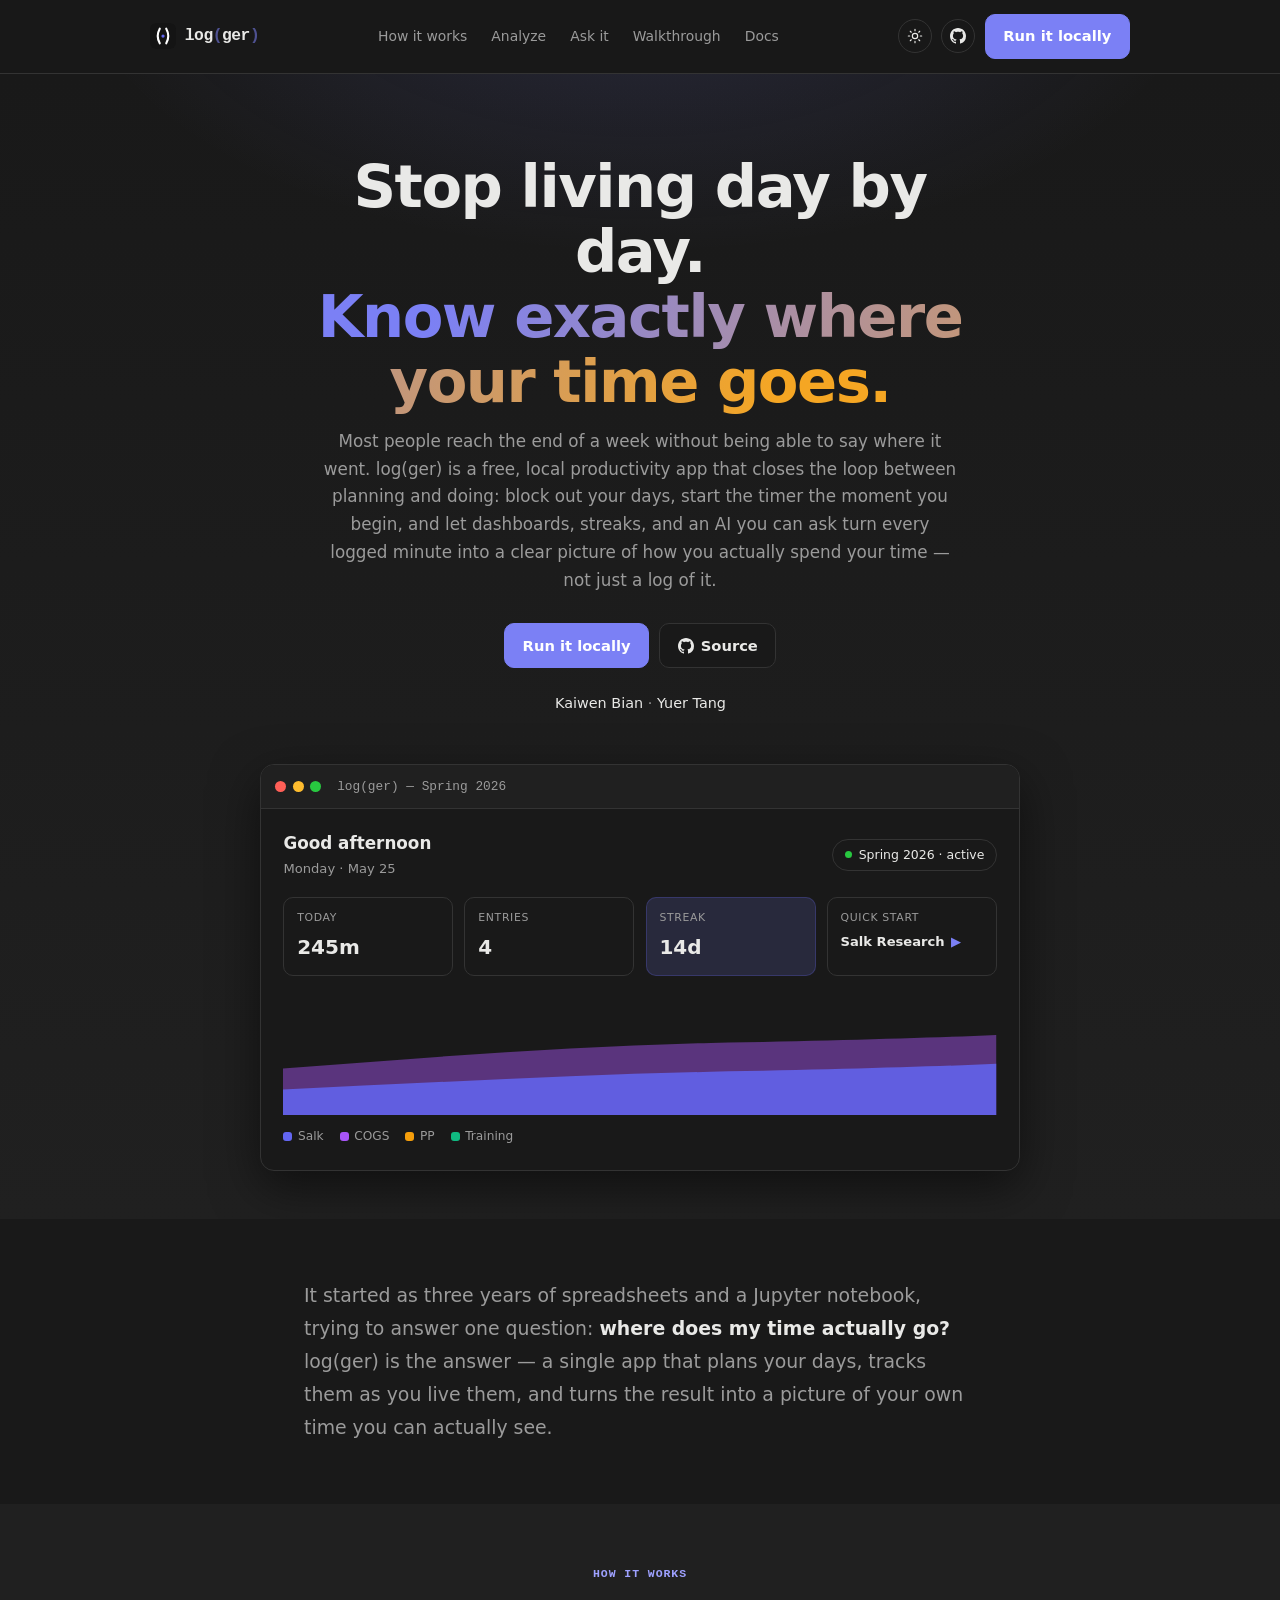
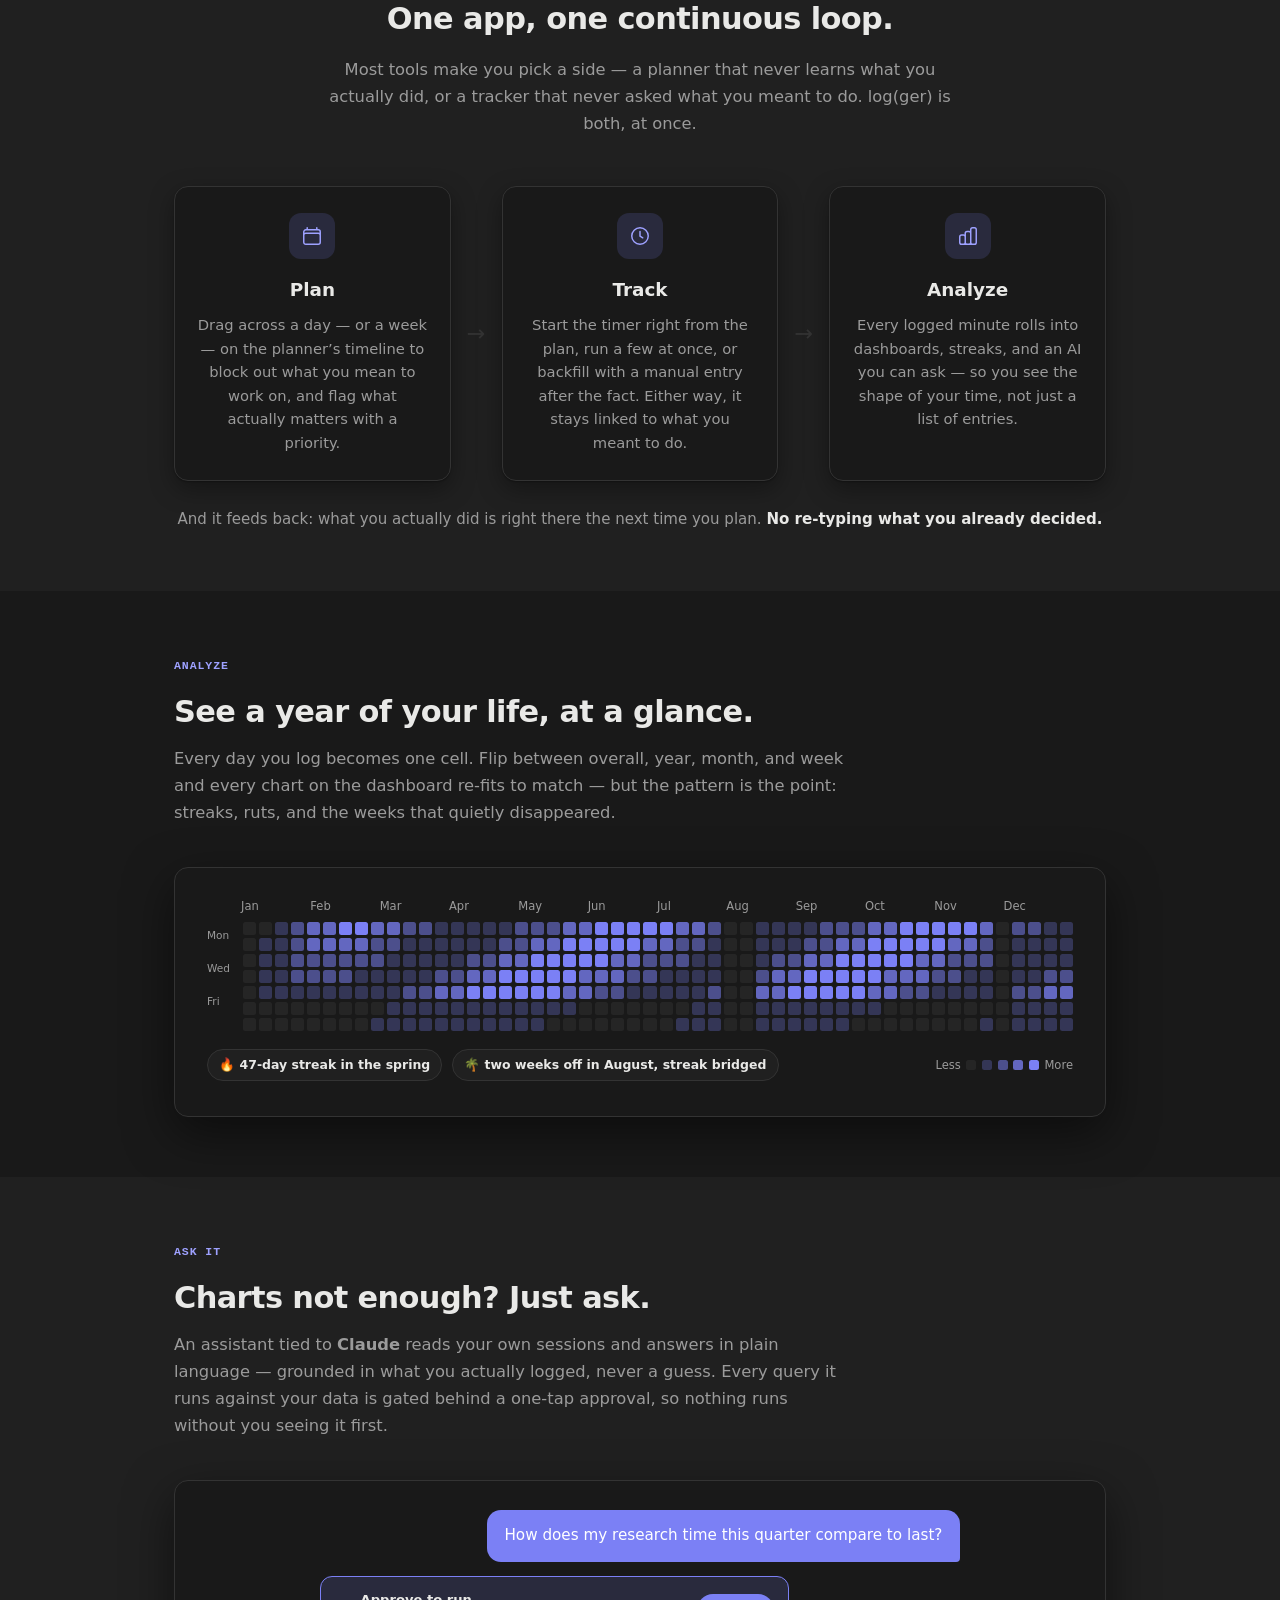
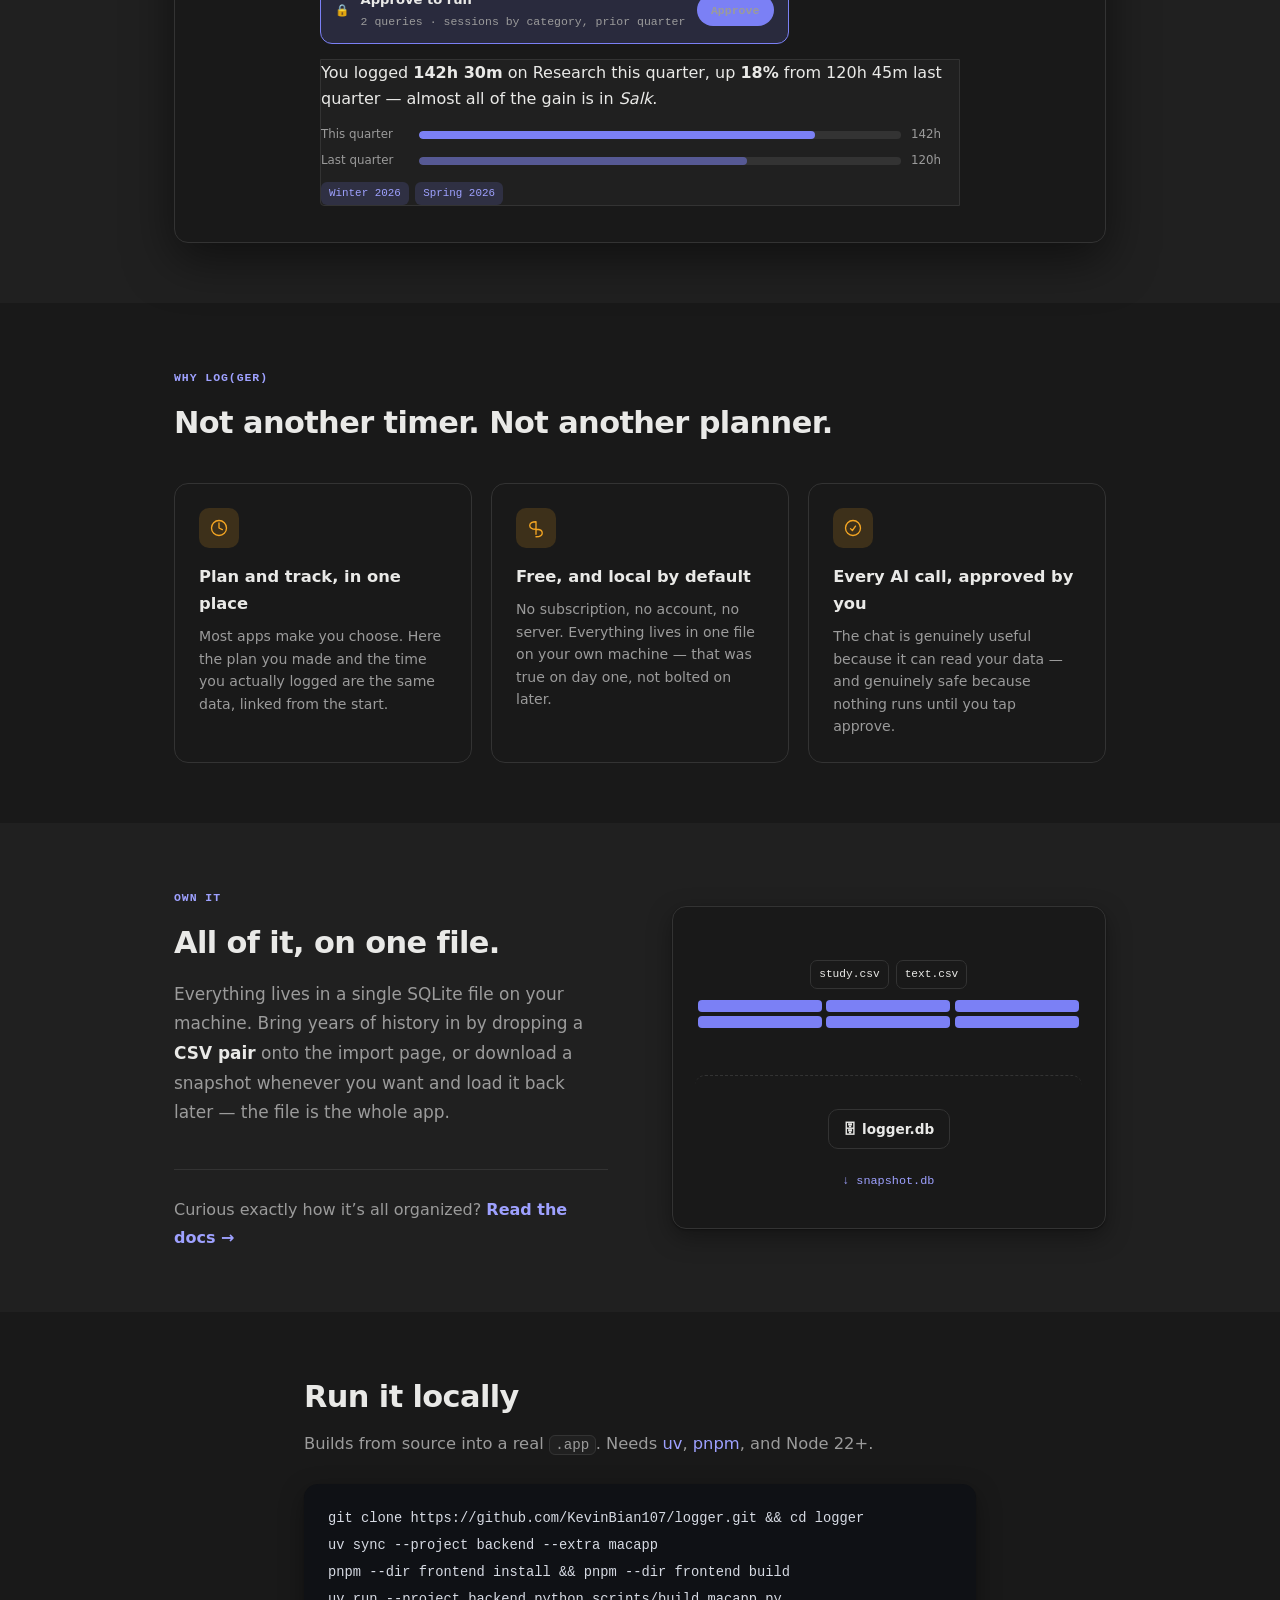
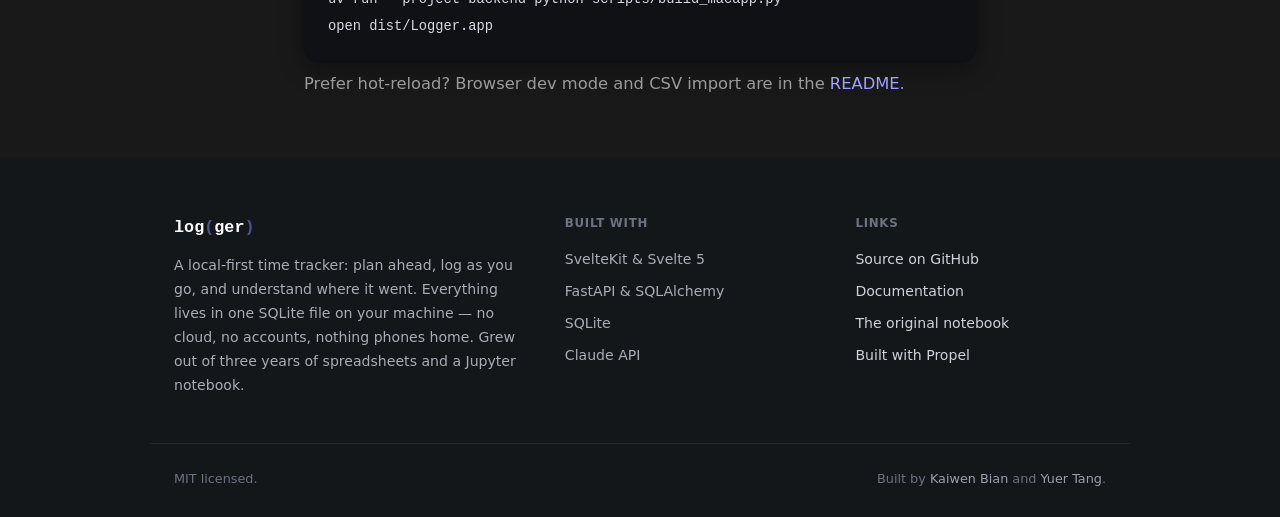
<file: index.html>
<!DOCTYPE html>
<html lang="en">
<head>
  <meta charset="UTF-8" />
  <meta name="viewport" content="width=device-width, initial-scale=1.0" />
  <title>log(ger) &mdash; Plan it, track it, understand it.</title>
  <meta name="description" content="log(ger) is a free, local productivity app that closes the loop between planning and doing: block out your days, track time as you go, and let dashboards, streaks, and an AI you can ask turn every logged minute into a clear picture of how you actually spend your life. No subscriptions, no cloud." />
  <link rel="icon" type="image/svg+xml" href="favicon.svg" />
  <!-- Anti-flash: apply the stored (or default dark) theme before first paint. -->
  <script>
    (function () {
      var t = localStorage.getItem('logger-theme') || 'dark';
      if (t === 'dark') document.documentElement.classList.add('dark');
    })();
  </script>
  <link rel="stylesheet" href="style.css" />
</head>
<body>

<nav class="nav">
  <div class="container nav-inner">
    <a href="index.html" class="nav-brand">
      <img src="favicon.svg" alt="" width="26" height="26" />
      <span class="wordmark">log<span class="dim">(</span>ger<span class="dim">)</span></span>
    </a>
    <div class="nav-links">
      <a href="#loop">How it works</a>
      <a href="#analyze">Analyze</a>
      <a href="#chat">Ask it</a>
      <a href="walkthrough.html">Walkthrough</a>
      <a href="docs.html">Docs</a>
    </div>
    <div class="nav-cta">
      <button class="theme-toggle" type="button" data-theme-toggle aria-label="Toggle dark mode">
        <svg class="icon-moon" viewBox="0 0 24 24" fill="none" stroke="currentColor" stroke-width="1.75" aria-hidden="true"><path stroke-linecap="round" stroke-linejoin="round" d="M21 12.79A9 9 0 1111.21 3 7 7 0 0021 12.79z"/></svg>
        <svg class="icon-sun" viewBox="0 0 24 24" fill="none" stroke="currentColor" stroke-width="1.75" aria-hidden="true"><circle cx="12" cy="12" r="4"/><path stroke-linecap="round" d="M12 2v2m0 16v2M4.93 4.93l1.41 1.41m11.32 11.32l1.41 1.41M2 12h2m16 0h2M4.93 19.07l1.41-1.41M17.66 6.34l1.41-1.41"/></svg>
      </button>
      <a class="nav-gh" href="https://github.com/KevinBian107/logger" target="_blank" rel="noopener" aria-label="View source on GitHub">
        <svg viewBox="0 0 16 16" fill="currentColor" aria-hidden="true"><path d="M8 0C3.58 0 0 3.58 0 8c0 3.54 2.29 6.53 5.47 7.59.4.07.55-.17.55-.38 0-.19-.01-.82-.01-1.49-2.01.37-2.53-.49-2.69-.94-.09-.23-.48-.94-.82-1.13-.28-.15-.68-.52-.01-.53.63-.01 1.08.58 1.23.82.72 1.21 1.87.87 2.33.66.07-.52.28-.87.51-1.07-1.78-.2-3.64-.89-3.64-3.95 0-.87.31-1.59.82-2.15-.08-.2-.36-1.02.08-2.12 0 0 .67-.21 2.2.82.64-.18 1.32-.27 2-.27.68 0 1.36.09 2 .27 1.53-1.04 2.2-.82 2.2-.82.44 1.1.16 1.92.08 2.12.51.56.82 1.27.82 2.15 0 3.07-1.87 3.75-3.65 3.95.29.25.54.73.54 1.48 0 1.07-.01 1.93-.01 2.2 0 .21.15.46.55.38A8.013 8.013 0 0016 8c0-4.42-3.58-8-8-8z"/></svg>
      </a>
      <a class="btn btn-primary" href="#get-it">Run it locally</a>
    </div>
  </div>
</nav>

<main>

  <!-- ── Hero ───────────────────────────────────────────── -->
  <header class="hero">
    <div class="container hero-inner">
      <h1 class="reveal h1-hero">
        Stop living day by day.<br />
        <span class="grad">Know exactly where your time goes.</span>
      </h1>
      <p class="lede reveal">
        Most people reach the end of a week without being able to say where it went. log(ger)
        is a free, local productivity app that closes the loop between planning and doing:
        block out your days, start the timer the moment you begin, and let dashboards,
        streaks, and an AI you can ask turn every logged minute into a clear picture of how
        you actually spend your time &mdash; not just a log of it.
      </p>
      <div class="cta-row reveal">
        <a class="btn btn-primary" href="#get-it">Run it locally</a>
        <a class="btn" href="https://github.com/KevinBian107/logger" target="_blank" rel="noopener">
          <svg viewBox="0 0 16 16" fill="currentColor" aria-hidden="true"><path d="M8 0C3.58 0 0 3.58 0 8c0 3.54 2.29 6.53 5.47 7.59.4.07.55-.17.55-.38 0-.19-.01-.82-.01-1.49-2.01.37-2.53-.49-2.69-.94-.09-.23-.48-.94-.82-1.13-.28-.15-.68-.52-.01-.53.63-.01 1.08.58 1.23.82.72 1.21 1.87.87 2.33.66.07-.52.28-.87.51-1.07-1.78-.2-3.64-.89-3.64-3.95 0-.87.31-1.59.82-2.15-.08-.2-.36-1.02.08-2.12 0 0 .67-.21 2.2.82.64-.18 1.32-.27 2-.27.68 0 1.36.09 2 .27 1.53-1.04 2.2-.82 2.2-.82.44 1.1.16 1.92.08 2.12.51.56.82 1.27.82 2.15 0 3.07-1.87 3.75-3.65 3.95.29.25.54.73.54 1.48 0 1.07-.01 1.93-.01 2.2 0 .21.15.46.55.38A8.013 8.013 0 0016 8c0-4.42-3.58-8-8-8z"/></svg>
          Source
        </a>
      </div>
      <p class="authors reveal">
        <a href="https://kbian.org" target="_blank" rel="noopener">Kaiwen Bian</a> &middot;
        <a href="https://yuertang.dev/" target="_blank" rel="noopener">Yuer Tang</a>
      </p>
    </div>

    <!-- Product mock -->
    <div class="container">
      <div class="mock reveal" aria-label="log(ger) dashboard preview">
        <div class="mock-chrome">
          <span class="mock-dot"></span><span class="mock-dot"></span><span class="mock-dot"></span>
          <span class="mock-title">log(ger) — Spring 2026</span>
        </div>
        <div class="mock-body">
          <div class="mock-top">
            <div>
              <div class="mock-greet">Good afternoon</div>
              <div class="mock-sub">Monday · May 25</div>
            </div>
            <span class="mock-pill"><span class="mock-live"></span>Spring 2026 · active</span>
          </div>
          <div class="mock-stats">
            <div class="mock-stat"><span class="mock-stat-k">Today</span><span class="mock-stat-v"><span class="counter" data-to="245" data-suffix="m">0m</span></span></div>
            <div class="mock-stat"><span class="mock-stat-k">Entries</span><span class="mock-stat-v"><span class="counter" data-to="4">0</span></span></div>
            <div class="mock-stat mock-stat-accent"><span class="mock-stat-k">Streak</span><span class="mock-stat-v"><span class="counter" data-to="14" data-suffix="d">0d</span></span></div>
            <div class="mock-stat"><span class="mock-stat-k">Quick start</span><span class="mock-stat-v mock-quick">Salk Research <span class="mock-play">▶</span></span></div>
          </div>
          <svg class="mock-chart" viewBox="0 0 600 150" preserveAspectRatio="none" aria-hidden="true">
            <path class="mock-area mock-area-2" d="M0 150 L0 92 C120 78 240 64 360 60 C460 57 540 54 600 50 L600 150 Z" />
            <path class="mock-area mock-area-1" d="M0 150 L0 118 C120 110 240 100 360 96 C460 93 540 90 600 86 L600 150 Z" />
          </svg>
          <div class="mock-legend">
            <span style="--c:#6366F1">Salk</span>
            <span style="--c:#A855F7">COGS</span>
            <span style="--c:#F59E0B">PP</span>
            <span style="--c:#10B981">Training</span>
          </div>
        </div>
      </div>
    </div>
  </header>

  <!-- ── Intro ──────────────────────────────────────────── -->
  <section class="band">
    <div class="container narrow">
      <p class="intro reveal">
        It started as three years of spreadsheets and a Jupyter notebook, trying to answer one
        question: <strong>where does my time actually go?</strong> log(ger) is the answer &mdash;
        a single app that plans your days, tracks them as you live them, and turns the result
        into a picture of your own time you can actually see.
      </p>
    </div>
  </section>

  <!-- ── The loop: Plan → Track → Analyze ──────────────── -->
  <section class="band alt" id="loop">
    <div class="container">
      <div class="loop-head">
        <span class="kicker">How it works</span>
        <h2>One app, one continuous loop.</h2>
        <p class="section-lede">
          Most tools make you pick a side &mdash; a planner that never learns what you actually
          did, or a tracker that never asked what you meant to do. log(ger) is both, at once.
        </p>
      </div>
      <div class="loop-steps reveal">
        <div class="loop-step">
          <div class="loop-ic"><svg viewBox="0 0 24 24" fill="none" stroke="currentColor" stroke-width="1.6" aria-hidden="true"><path stroke-linecap="round" stroke-linejoin="round" d="M6.75 3v2.25M17.25 3v2.25M3 18.75V7.5a2.25 2.25 0 012.25-2.25h13.5A2.25 2.25 0 0121 7.5v11.25m-18 0A2.25 2.25 0 005.25 21h13.5A2.25 2.25 0 0021 18.75m-18 0v-7.5A2.25 2.25 0 015.25 9h13.5a2.25 2.25 0 012.25 2.25v7.5"/></svg></div>
          <h3>Plan</h3>
          <p>Drag across a day &mdash; or a week &mdash; on the planner&rsquo;s timeline to block out what you mean to work on, and flag what actually matters with a priority.</p>
        </div>
        <div class="loop-arrow">&rarr;</div>
        <div class="loop-step">
          <div class="loop-ic"><svg viewBox="0 0 24 24" fill="none" stroke="currentColor" stroke-width="1.6" aria-hidden="true"><circle cx="12" cy="12" r="9"/><path stroke-linecap="round" d="M12 7v5l3 2"/></svg></div>
          <h3>Track</h3>
          <p>Start the timer right from the plan, run a few at once, or backfill with a manual entry after the fact. Either way, it stays linked to what you meant to do.</p>
        </div>
        <div class="loop-arrow">&rarr;</div>
        <div class="loop-step">
          <div class="loop-ic"><svg viewBox="0 0 24 24" fill="none" stroke="currentColor" stroke-width="1.6" aria-hidden="true"><path stroke-linecap="round" stroke-linejoin="round" d="M9 19v-6a2 2 0 00-2-2H5a2 2 0 00-2 2v6a2 2 0 002 2h2a2 2 0 002-2zm0 0V9a2 2 0 012-2h2a2 2 0 012 2v10m-6 0a2 2 0 002 2h2a2 2 0 002-2m0 0V5a2 2 0 012-2h2a2 2 0 012 2v14a2 2 0 01-2 2h-2a2 2 0 01-2-2z"/></svg></div>
          <h3>Analyze</h3>
          <p>Every logged minute rolls into dashboards, streaks, and an AI you can ask &mdash; so you see the shape of your time, not just a list of entries.</p>
        </div>
      </div>
      <p class="loop-tail">And it feeds back: what you actually did is right there the next time you plan. <strong>No re-typing what you already decided.</strong></p>
    </div>
  </section>

  <!-- ── Analyze deep-dive: the heatmap ────────────────── -->
  <section class="band" id="analyze">
    <div class="container">
      <span class="kicker">Analyze</span>
      <h2 class="reveal">See a year of your life, at a glance.</h2>
      <p class="section-lede reveal">
        Every day you log becomes one cell. Flip between overall, year, month, and week and
        every chart on the dashboard re-fits to match &mdash; but the pattern is the point:
        streaks, ruts, and the weeks that quietly disappeared.
      </p>
      <div class="big-viz reveal">
        <div class="heatmap-months">
          <span>Jan</span><span>Feb</span><span>Mar</span><span>Apr</span><span>May</span><span>Jun</span>
          <span>Jul</span><span>Aug</span><span>Sep</span><span>Oct</span><span>Nov</span><span>Dec</span>
        </div>
        <div class="heatmap-wrap">
          <div class="heatmap-days"><span>Mon</span><span></span><span>Wed</span><span></span><span>Fri</span><span></span><span></span></div>
          <div class="heatmap-grid" data-heatmap aria-label="A year of logged time, one cell per day"></div>
        </div>
        <div class="heatmap-foot">
          <div class="heatmap-callouts">
            <span class="heatmap-callout">🔥 47-day streak in the spring</span>
            <span class="heatmap-callout">🌴 two weeks off in August, streak bridged</span>
          </div>
          <div class="heatmap-legend">Less <i class="l0"></i><i class="l1"></i><i class="l2"></i><i class="l3"></i><i class="l4"></i> More</div>
        </div>
      </div>
    </div>
  </section>

  <!-- ── Chat deep-dive ─────────────────────────────────── -->
  <section class="band alt" id="chat">
    <div class="container">
      <span class="kicker">Ask it</span>
      <h2 class="reveal">Charts not enough? Just ask.</h2>
      <p class="section-lede reveal">
        An assistant tied to <strong>Claude</strong> reads your own sessions and answers in
        plain language &mdash; grounded in what you actually logged, never a guess. Every query
        it runs against your data is gated behind a one-tap approval, so nothing runs without
        you seeing it first.
      </p>
      <div class="big-viz reveal">
        <div class="chat-mock-msgs">
          <div class="cm-msg cm-user">How does my research time this quarter compare to last?</div>
          <div class="cm-approve">
            <span class="cm-approve-ic">🔒</span>
            <div><strong>Approve to run</strong><span>2 queries &middot; sessions by category, prior quarter</span></div>
            <span class="cm-approve-btn">Approve</span>
          </div>
          <div class="cm-ai">
            <p>You logged <strong>142h 30m</strong> on Research this quarter, up <strong>18%</strong> from 120h 45m last quarter &mdash; almost all of the gain is in <em>Salk</em>.</p>
            <div class="cm-bars">
              <div class="cm-bar-row"><span>This quarter</span><div class="cm-bar"><i style="width:82%"></i></div><span>142h</span></div>
              <div class="cm-bar-row"><span>Last quarter</span><div class="cm-bar"><i style="width:68%; opacity:.5"></i></div><span>120h</span></div>
            </div>
            <div class="cm-cites"><span>Winter 2026</span><span>Spring 2026</span></div>
          </div>
        </div>
      </div>
    </div>
  </section>

  <!-- ── What makes it different ────────────────────────── -->
  <section class="band">
    <div class="container">
      <span class="kicker">Why log(ger)</span>
      <h2 class="reveal">Not another timer. Not another planner.</h2>
      <div class="diff-grid reveal">
        <div class="diff-card">
          <div class="diff-ic"><svg viewBox="0 0 24 24" fill="none" stroke="currentColor" stroke-width="1.6" aria-hidden="true"><path stroke-linecap="round" stroke-linejoin="round" d="M12 6v6l4 2M21 12a9 9 0 11-18 0 9 9 0 0118 0z"/></svg></div>
          <h3>Plan and track, in one place</h3>
          <p>Most apps make you choose. Here the plan you made and the time you actually logged are the same data, linked from the start.</p>
        </div>
        <div class="diff-card">
          <div class="diff-ic"><svg viewBox="0 0 24 24" fill="none" stroke="currentColor" stroke-width="1.6" aria-hidden="true"><path stroke-linecap="round" stroke-linejoin="round" d="M12 4.5v15m0-15C7.5 4.5 4.5 6 4.5 9s3 4.5 7.5 4.5 7.5 1.5 7.5 4.5-3 4.5-7.5 4.5"/></svg></div>
          <h3>Free, and local by default</h3>
          <p>No subscription, no account, no server. Everything lives in one file on your own machine &mdash; that was true on day one, not bolted on later.</p>
        </div>
        <div class="diff-card">
          <div class="diff-ic"><svg viewBox="0 0 24 24" fill="none" stroke="currentColor" stroke-width="1.6" aria-hidden="true"><path stroke-linecap="round" stroke-linejoin="round" d="M9 12.75L11.25 15 15 9.75M21 12a9 9 0 11-18 0 9 9 0 0118 0z"/></svg></div>
          <h3>Every AI call, approved by you</h3>
          <p>The chat is genuinely useful because it can read your data &mdash; and genuinely safe because nothing runs until you tap approve.</p>
        </div>
      </div>
    </div>
  </section>

  <!-- ── Own it ─────────────────────────────────────────── -->
  <section class="band alt" id="own-it">
    <div class="container">
      <div class="frow reverse">
        <div class="frow-media">
          <div class="viz viz-csv reveal">
            <div class="vcs-files"><span>study.csv</span><span>text.csv</span></div>
            <div class="vcs-fan"><i></i><i></i><i></i><i></i><i></i><i></i></div>
          </div>
          <div class="viz viz-port reveal">
            <span class="vp-file">🗄 logger.db</span>
            <span class="vp-snap">↓ snapshot.db</span>
          </div>
        </div>
        <div class="frow-text reveal">
          <span class="kicker">Own it</span>
          <h3>All of it, on one file.</h3>
          <p>
            Everything lives in a single SQLite file on your machine. Bring years of history in
            by dropping a <strong>CSV pair</strong> onto the import page, or download a snapshot
            whenever you want and load it back later &mdash; the file is the whole app.
          </p>
          <p class="band-tail">
            Curious exactly how it&rsquo;s all organized?
            <a href="docs.html">Read the docs &rarr;</a>
          </p>
        </div>
      </div>
    </div>
  </section>

  <!-- ── Get it ─────────────────────────────────────────── -->
  <section class="band" id="get-it">
    <div class="container narrow">
      <h2 class="reveal">Run it locally</h2>
      <p class="section-lede reveal">
        Builds from source into a real <code>.app</code>. Needs
        <a href="https://docs.astral.sh/uv/" target="_blank" rel="noopener">uv</a>,
        <a href="https://pnpm.io/" target="_blank" rel="noopener">pnpm</a>, and Node 22+.
      </p>
      <div class="code-card reveal">
<pre><code>git clone https://github.com/KevinBian107/logger.git &amp;&amp; cd logger
uv sync --project backend --extra macapp
pnpm --dir frontend install &amp;&amp; pnpm --dir frontend build
uv run --project backend python scripts/build_macapp.py
open dist/Logger.app</code></pre>
      </div>
      <p class="section-lede reveal">
        Prefer hot-reload? Browser dev mode and CSV import are in the
        <a href="https://github.com/KevinBian107/logger#readme" target="_blank" rel="noopener">README</a>.
      </p>
    </div>
  </section>

</main>

<footer>
  <div class="container footer-grid">
    <div>
      <span class="footer-logo">log<span class="dim">(</span>ger<span class="dim">)</span></span>
      <p class="footer-blurb">
        A local-first time tracker: plan ahead, log as you go, and understand where it went.
        Everything lives in one SQLite file on your machine &mdash; no cloud, no accounts,
        nothing phones home. Grew out of three years of spreadsheets and a Jupyter notebook.
      </p>
    </div>
    <div class="footer-col">
      <h4>Built with</h4>
      <ul>
        <li>SvelteKit &amp; Svelte 5</li>
        <li>FastAPI &amp; SQLAlchemy</li>
        <li>SQLite</li>
        <li>Claude API</li>
      </ul>
    </div>
    <div class="footer-col">
      <h4>Links</h4>
      <ul>
        <li><a href="https://github.com/KevinBian107/logger" target="_blank" rel="noopener">Source on GitHub</a></li>
        <li><a href="docs.html">Documentation</a></li>
        <li><a href="https://github.com/KevinBian107/Chatable-Study-Database" target="_blank" rel="noopener">The original notebook</a></li>
        <li><a href="https://kevinbian107.github.io/propel-website/" target="_blank" rel="noopener">Built with Propel</a></li>
      </ul>
    </div>
  </div>
  <div class="container footer-bottom">
    <span>MIT licensed.</span>
    <span>
      Built by <a href="https://kbian.org" target="_blank" rel="noopener">Kaiwen Bian</a>
      and <a href="https://yuertang.dev/" target="_blank" rel="noopener">Yuer Tang</a>.
    </span>
  </div>
</footer>

<script src="main.js"></script>
</body>
</html>
</file>
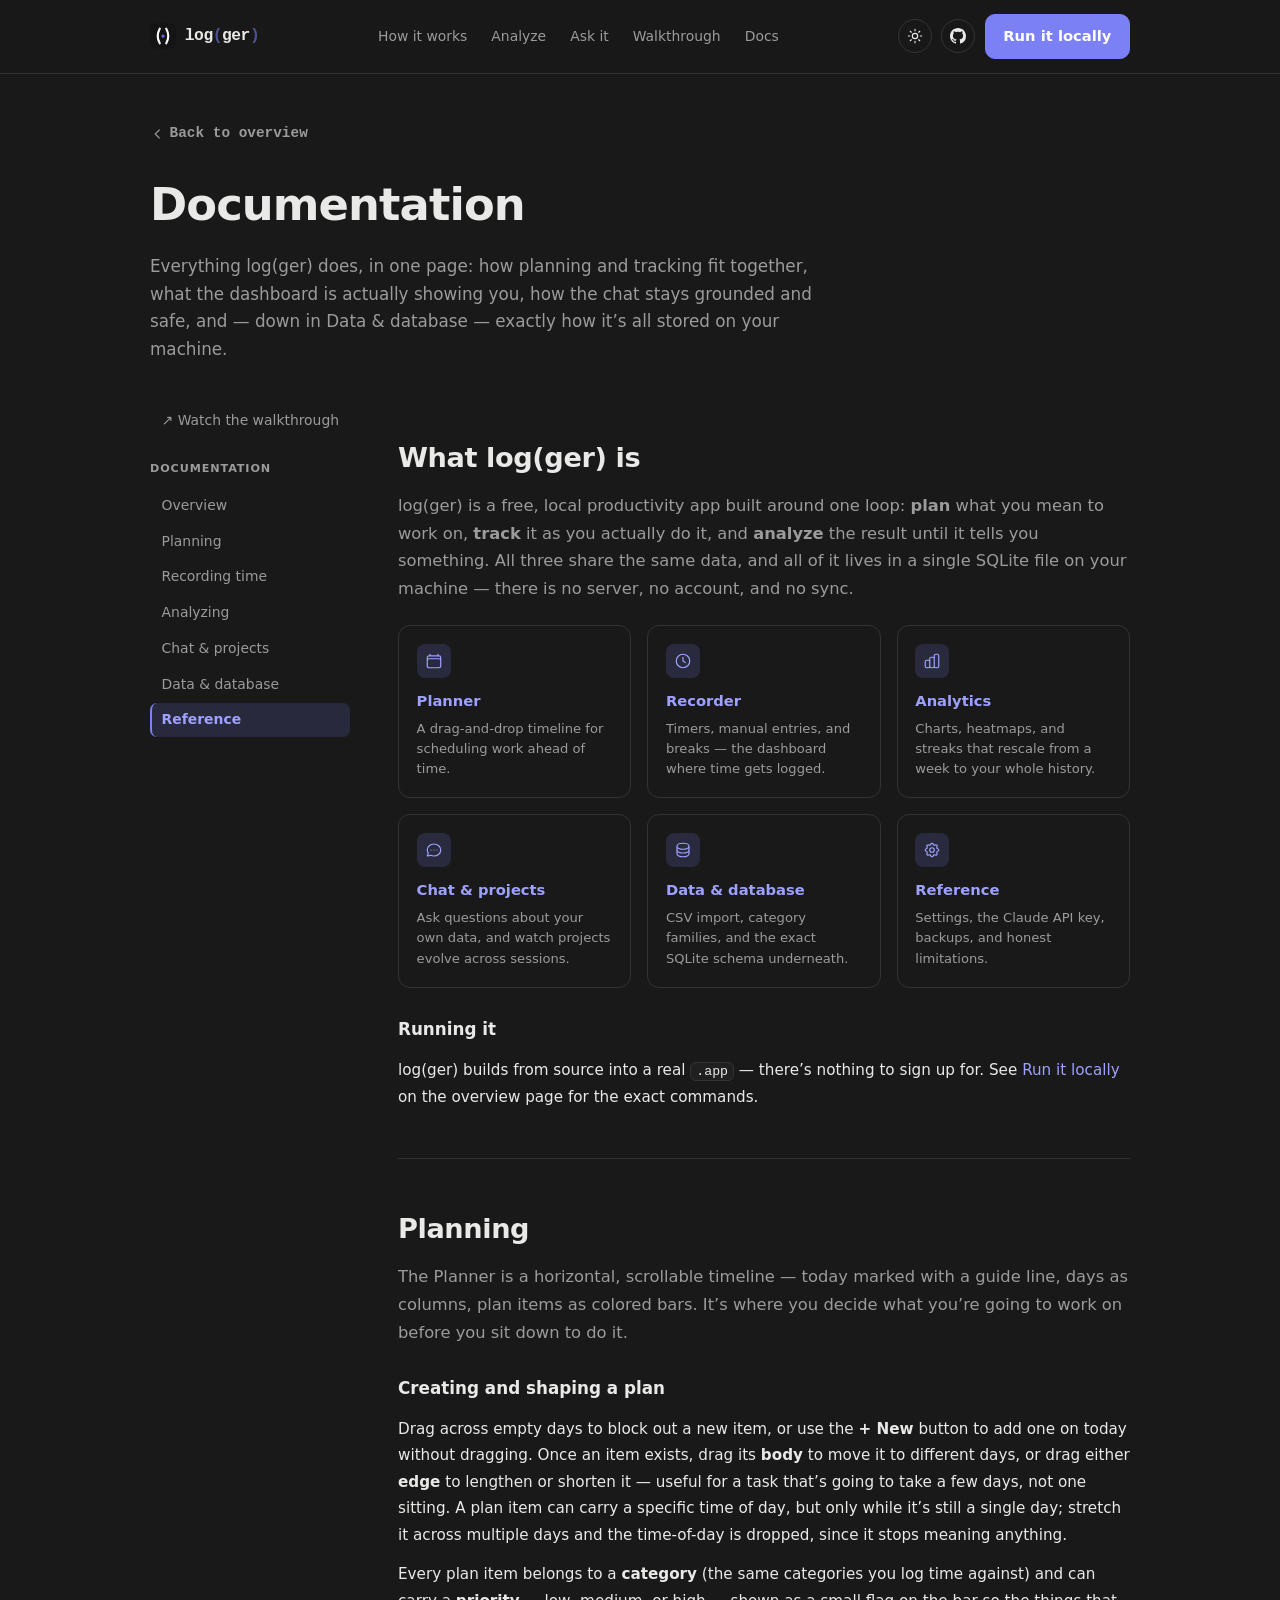
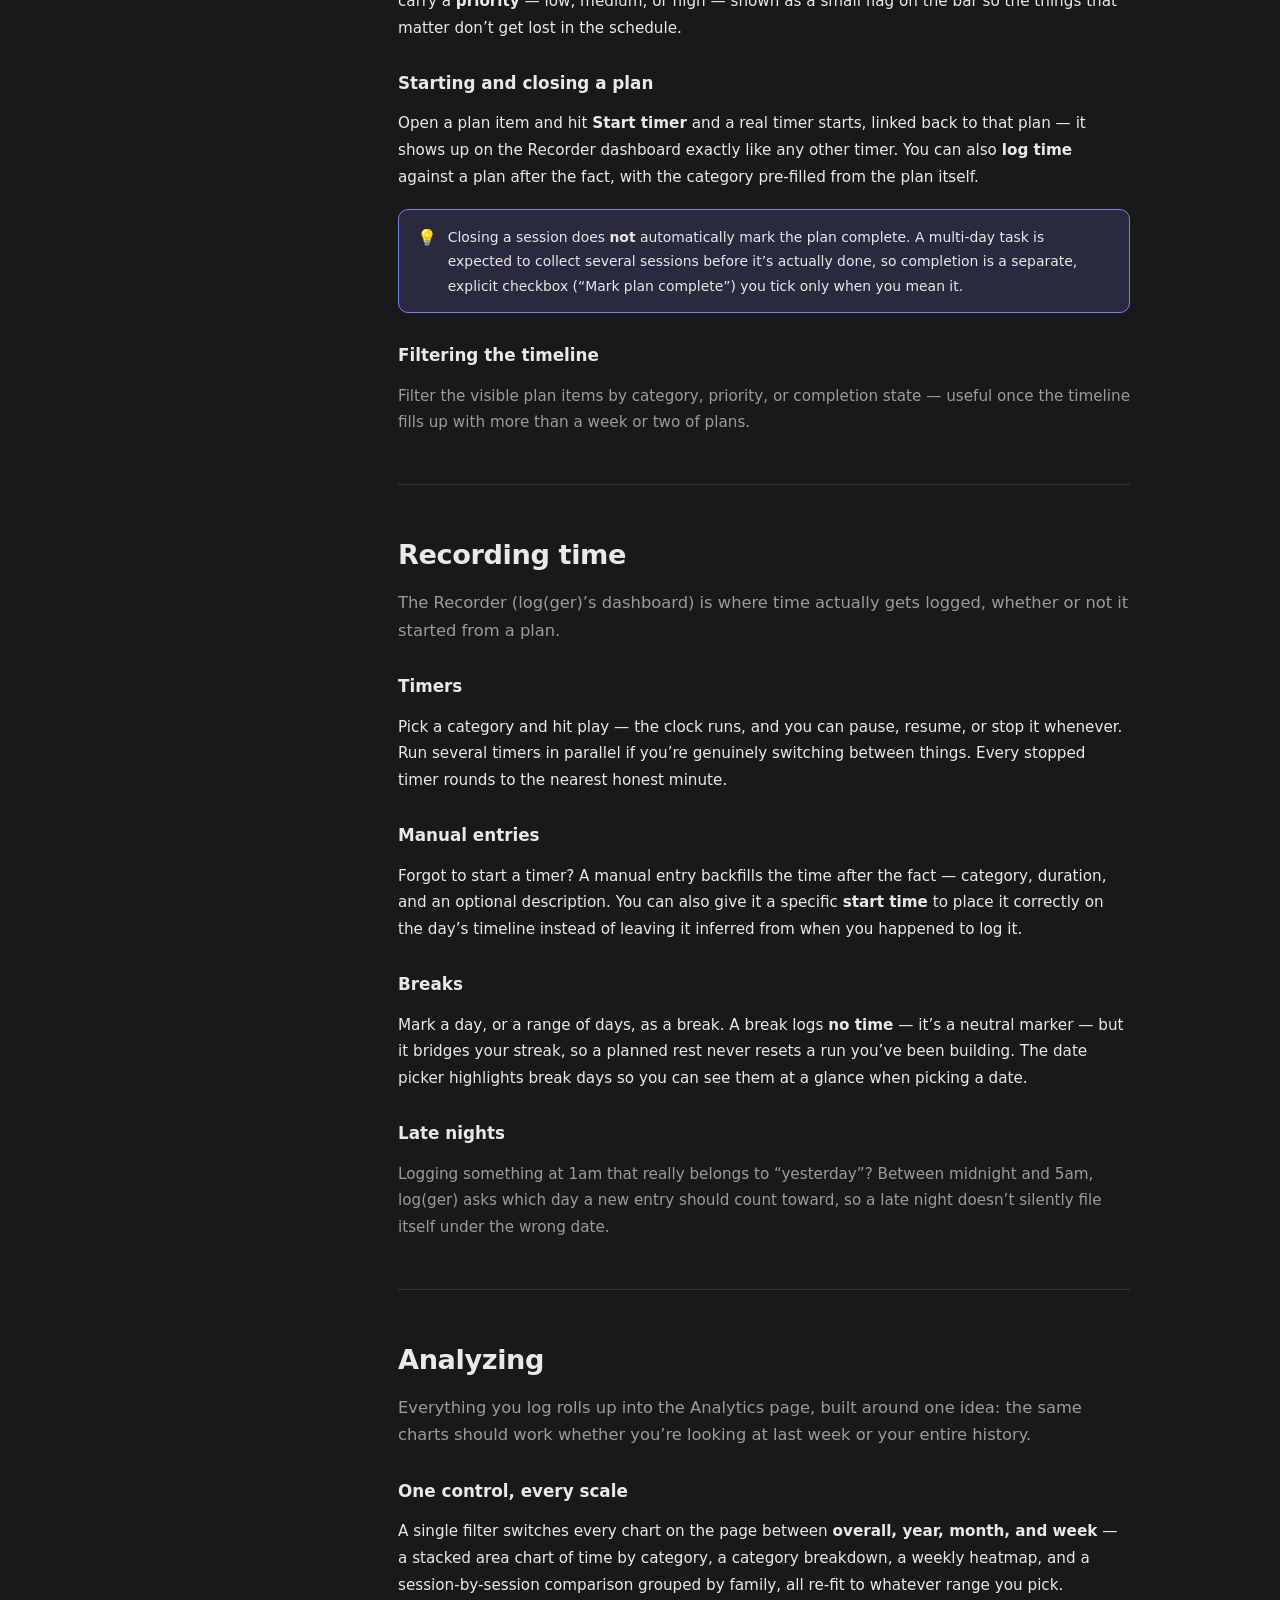
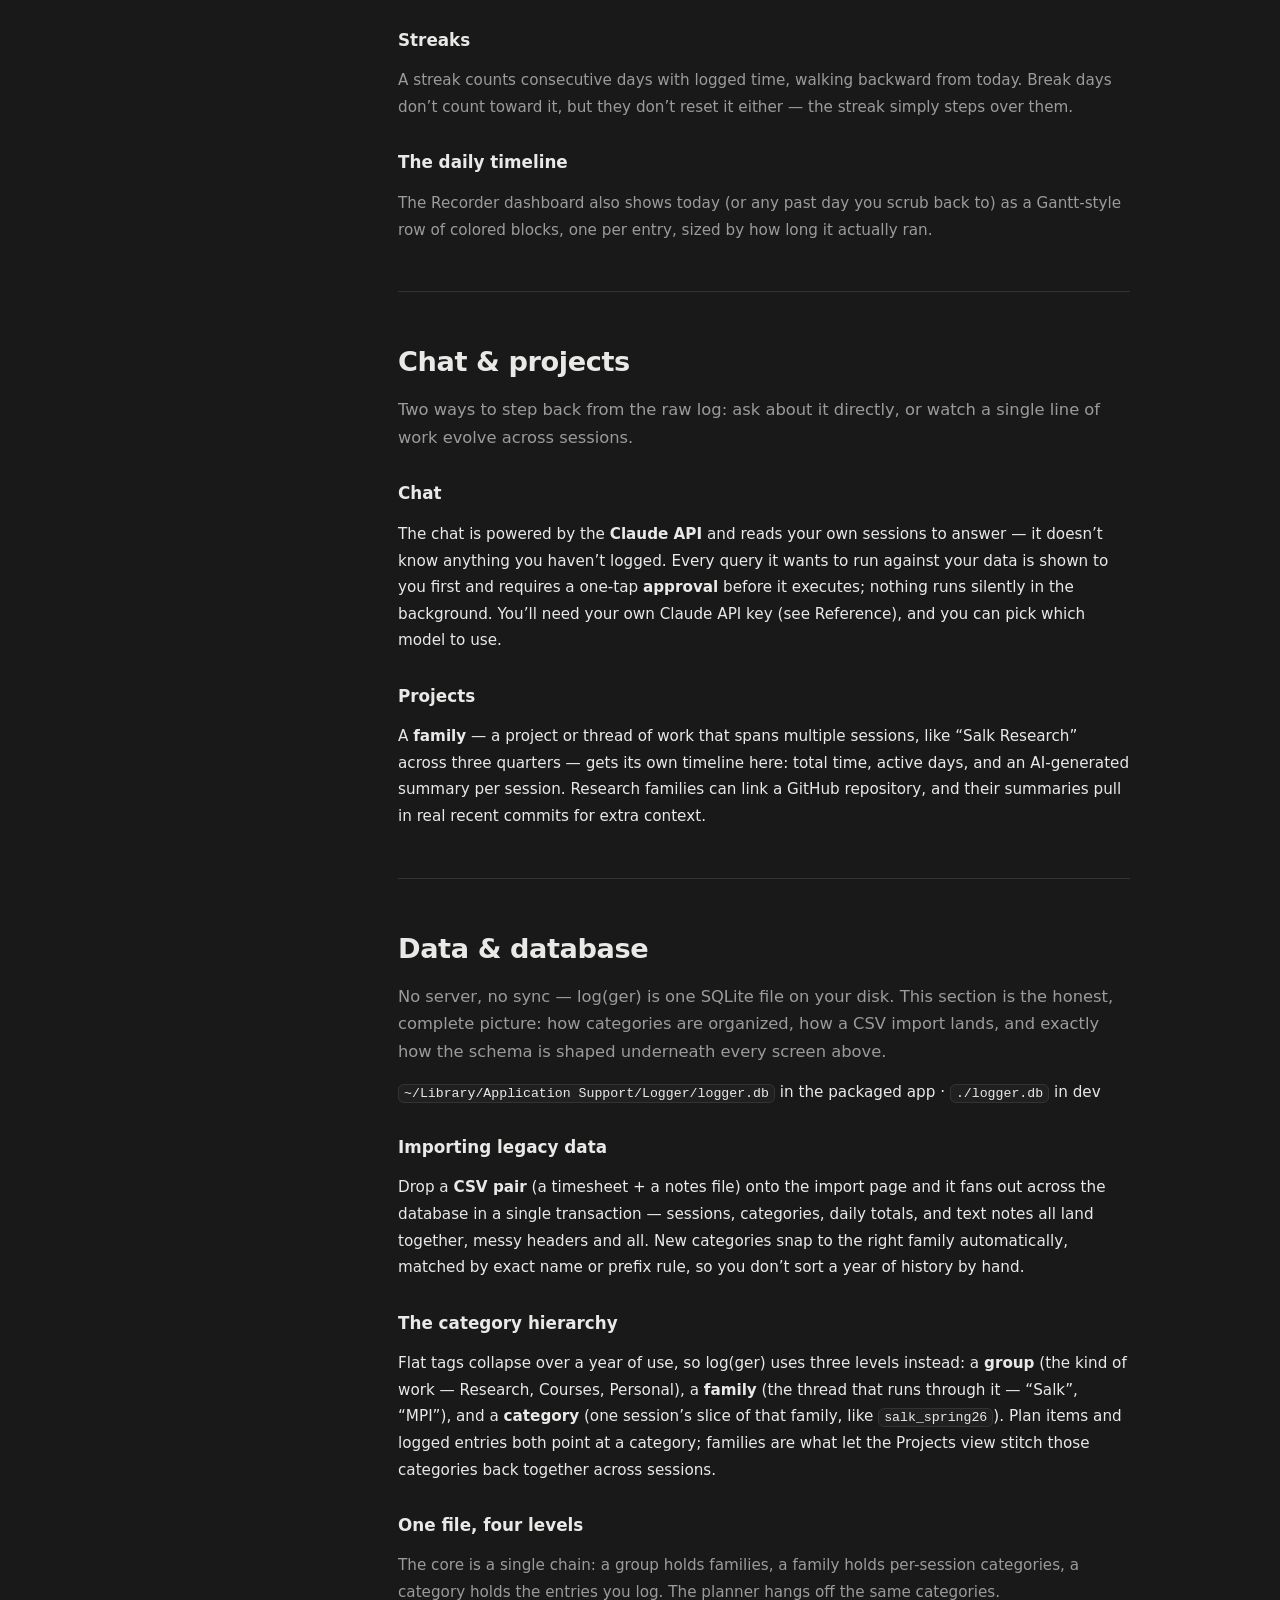
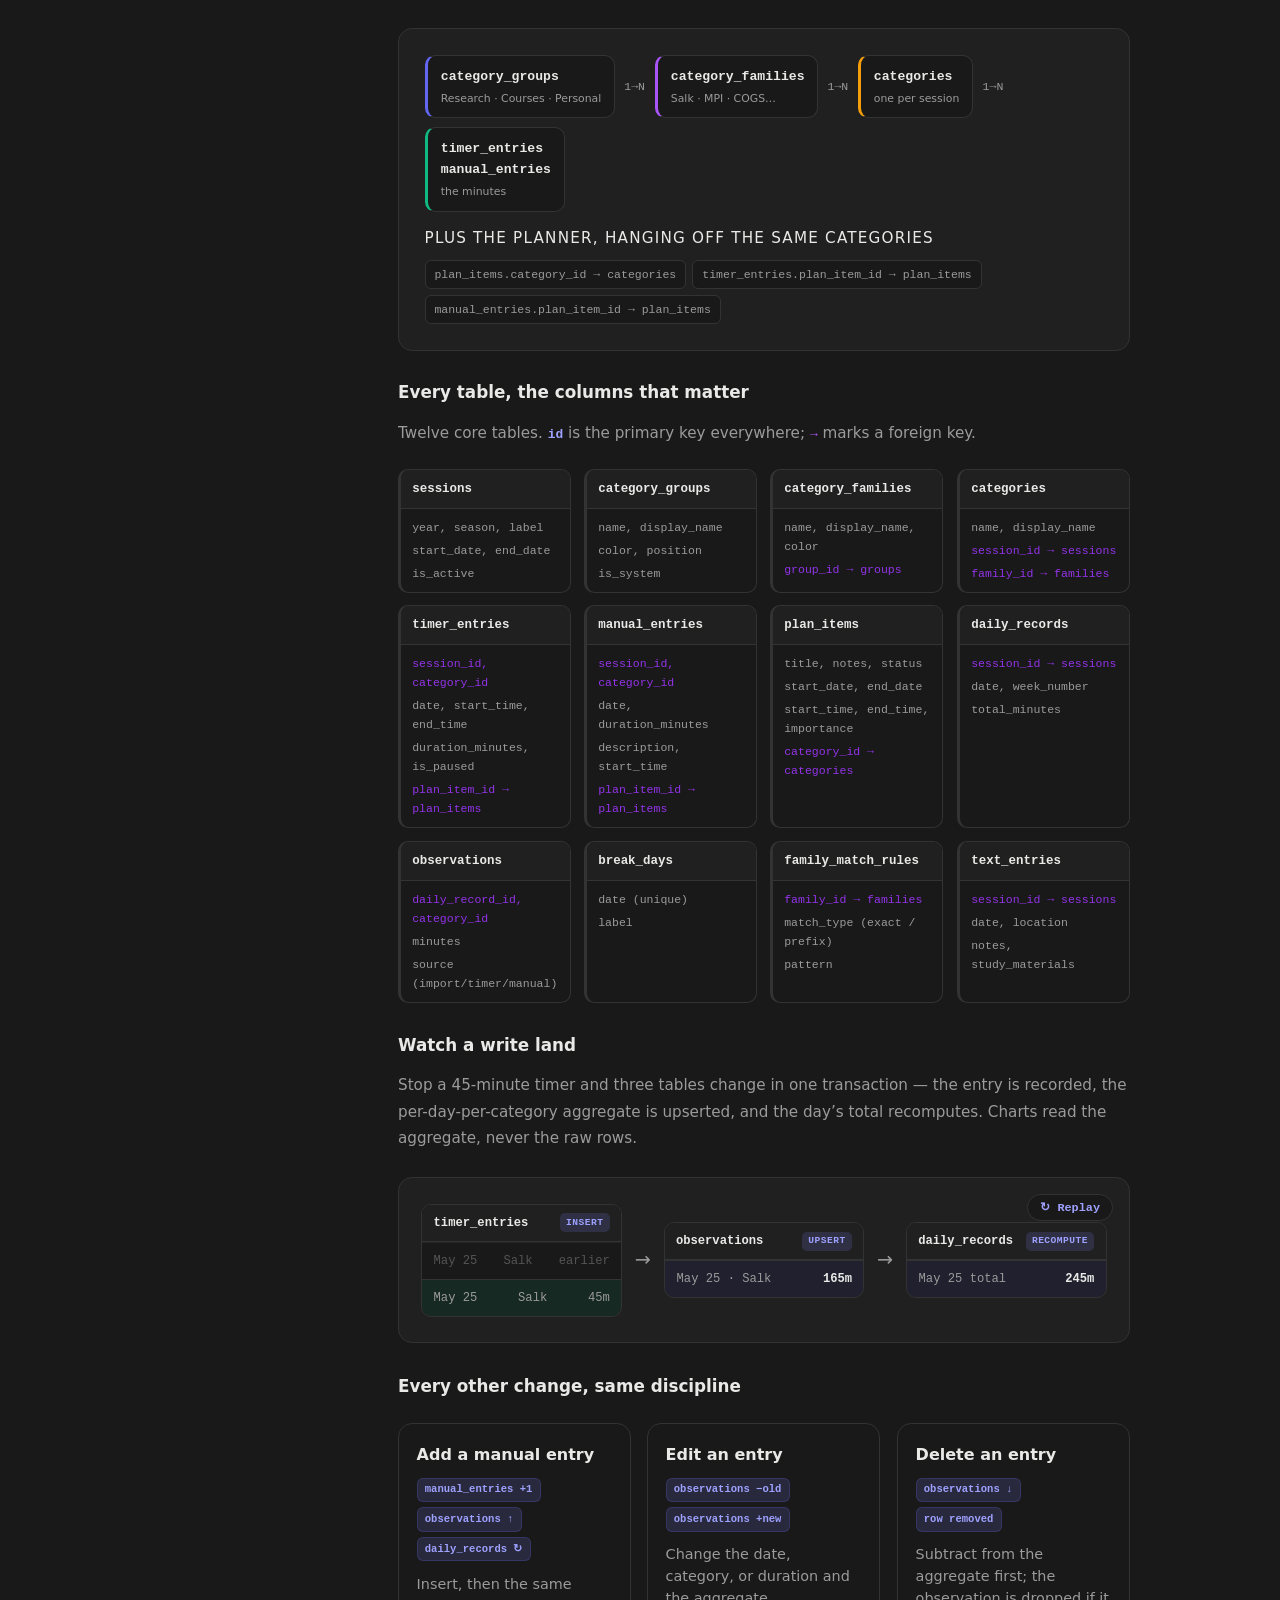
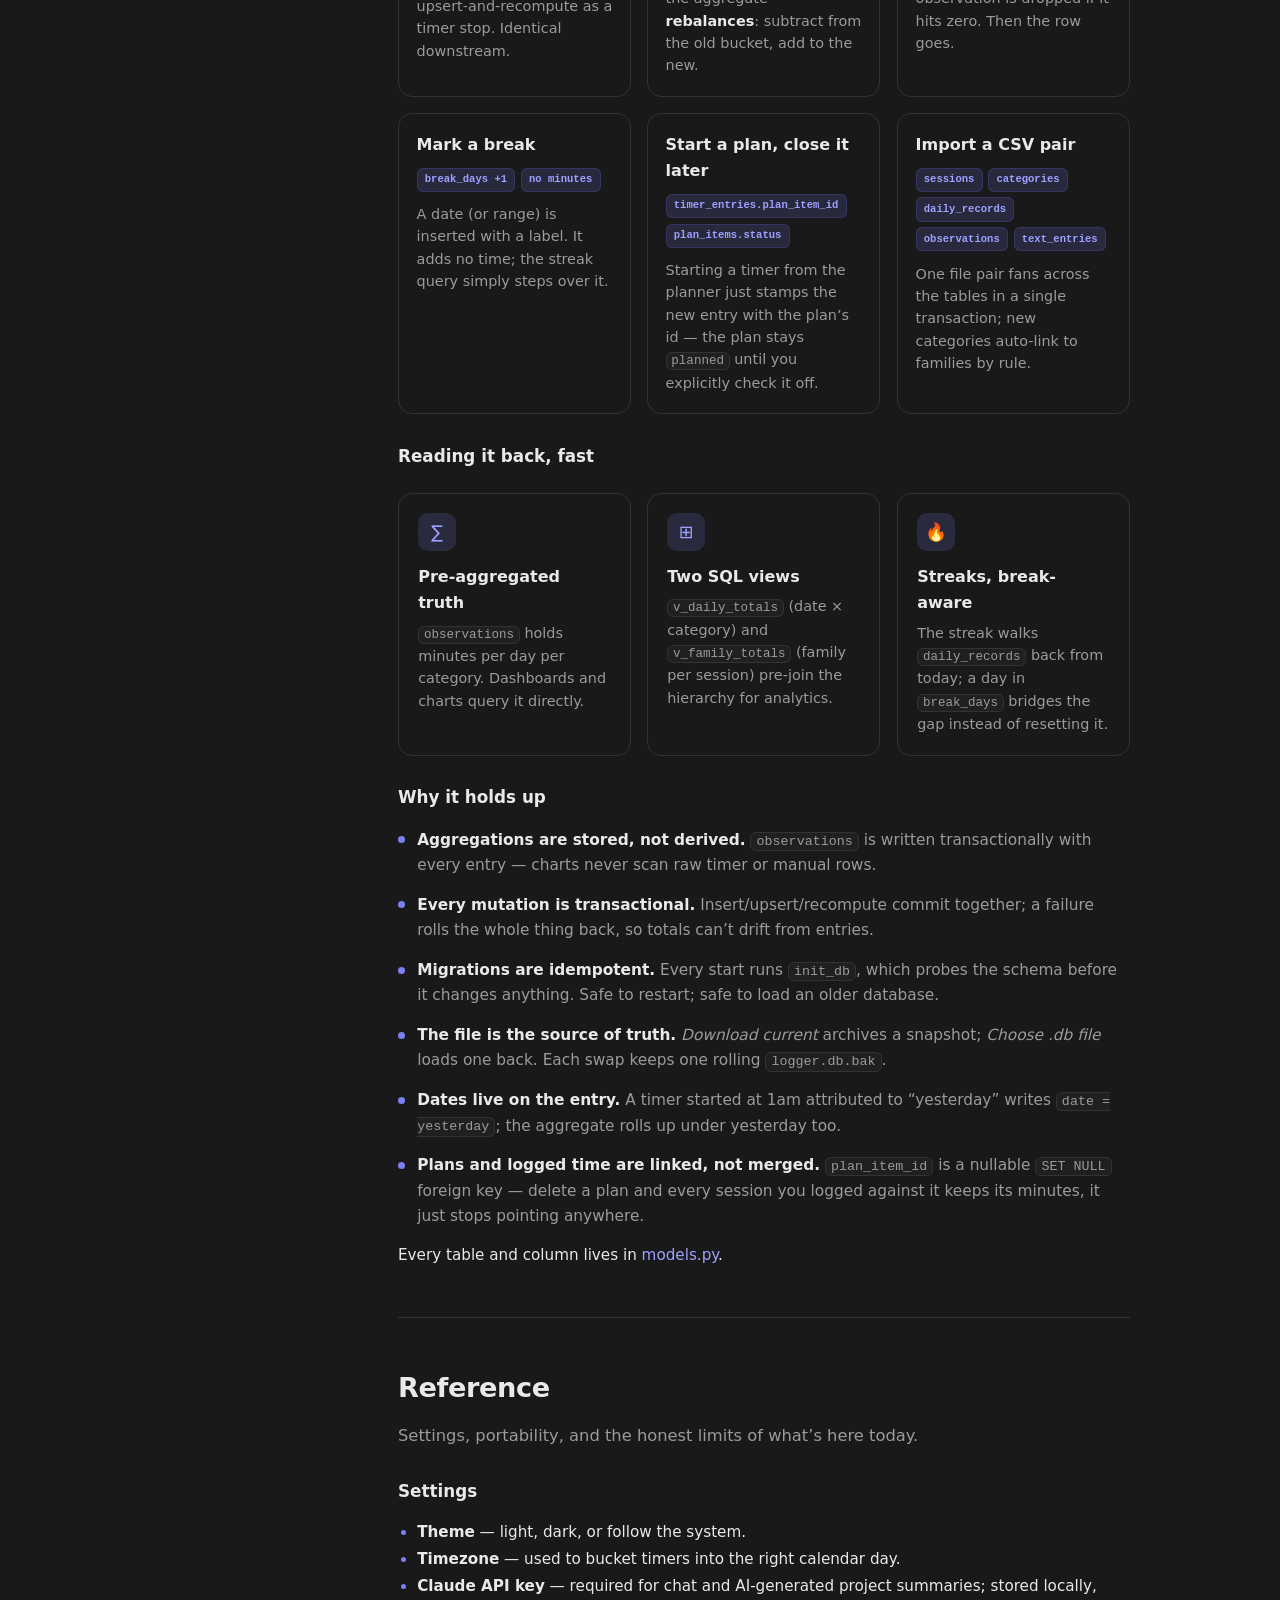
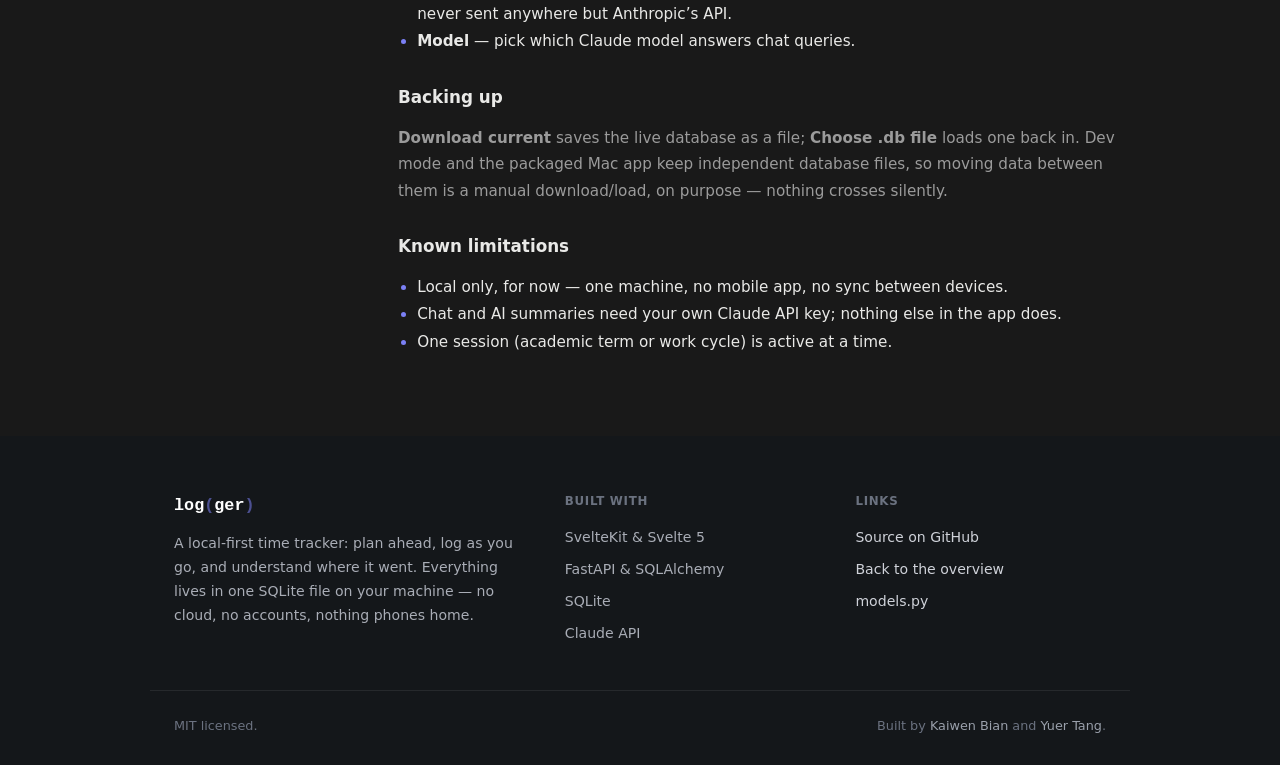
<file: docs.html>
<!DOCTYPE html>
<html lang="en">
<head>
  <meta charset="UTF-8" />
  <meta name="viewport" content="width=device-width, initial-scale=1.0" />
  <title>log(ger) &mdash; Documentation</title>
  <meta name="description" content="How log(ger) works: planning, recording time, analyzing it, the AI chat, and the local database underneath all of it — one page, every part of the app." />
  <link rel="icon" type="image/svg+xml" href="favicon.svg" />
  <script>
    (function () {
      var t = localStorage.getItem('logger-theme') || 'dark';
      if (t === 'dark') document.documentElement.classList.add('dark');
    })();
  </script>
  <link rel="stylesheet" href="style.css" />
  <link rel="stylesheet" href="docs.css" />
</head>
<body>

<nav class="nav">
  <div class="container nav-inner">
    <a href="index.html" class="nav-brand">
      <img src="favicon.svg" alt="" width="26" height="26" />
      <span class="wordmark">log<span class="dim">(</span>ger<span class="dim">)</span></span>
    </a>
    <div class="nav-links">
      <a href="index.html#loop">How it works</a>
      <a href="index.html#analyze">Analyze</a>
      <a href="index.html#chat">Ask it</a>
      <a href="walkthrough.html">Walkthrough</a>
      <a href="docs.html">Docs</a>
    </div>
    <div class="nav-cta">
      <button class="theme-toggle" type="button" data-theme-toggle aria-label="Toggle dark mode">
        <svg class="icon-moon" viewBox="0 0 24 24" fill="none" stroke="currentColor" stroke-width="1.75" aria-hidden="true"><path stroke-linecap="round" stroke-linejoin="round" d="M21 12.79A9 9 0 1111.21 3 7 7 0 0021 12.79z"/></svg>
        <svg class="icon-sun" viewBox="0 0 24 24" fill="none" stroke="currentColor" stroke-width="1.75" aria-hidden="true"><circle cx="12" cy="12" r="4"/><path stroke-linecap="round" d="M12 2v2m0 16v2M4.93 4.93l1.41 1.41m11.32 11.32l1.41 1.41M2 12h2m16 0h2M4.93 19.07l1.41-1.41M17.66 6.34l1.41-1.41"/></svg>
      </button>
      <a class="nav-gh" href="https://github.com/KevinBian107/logger" target="_blank" rel="noopener" aria-label="View source on GitHub">
        <svg viewBox="0 0 16 16" fill="currentColor" aria-hidden="true"><path d="M8 0C3.58 0 0 3.58 0 8c0 3.54 2.29 6.53 5.47 7.59.4.07.55-.17.55-.38 0-.19-.01-.82-.01-1.49-2.01.37-2.53-.49-2.69-.94-.09-.23-.48-.94-.82-1.13-.28-.15-.68-.52-.01-.53.63-.01 1.08.58 1.23.82.72 1.21 1.87.87 2.33.66.07-.52.28-.87.51-1.07-1.78-.2-3.64-.89-3.64-3.95 0-.87.31-1.59.82-2.15-.08-.2-.36-1.02.08-2.12 0 0 .67-.21 2.2.82.64-.18 1.32-.27 2-.27.68 0 1.36.09 2 .27 1.53-1.04 2.2-.82 2.2-.82.44 1.1.16 1.92.08 2.12.51.56.82 1.27.82 2.15 0 3.07-1.87 3.75-3.65 3.95.29.25.54.73.54 1.48 0 1.07-.01 1.93-.01 2.2 0 .21.15.46.55.38A8.013 8.013 0 0016 8c0-4.42-3.58-8-8-8z"/></svg>
      </a>
      <a class="btn btn-primary" href="index.html#get-it">Run it locally</a>
    </div>
  </div>
</nav>

<main>
  <div class="container docs-header">
    <a href="index.html" class="back-link reveal">
      <svg viewBox="0 0 16 16" fill="currentColor" aria-hidden="true"><path d="M11.5 3.5L7 8l4.5 4.5-1 1L5 8l5.5-5.5z"/></svg>
      Back to overview
    </a>
    <h1>Documentation</h1>
    <p>Everything log(ger) does, in one page: how planning and tracking fit together, what the
      dashboard is actually showing you, how the chat stays grounded and safe, and &mdash; down
      in Data &amp; database &mdash; exactly how it&rsquo;s all stored on your machine.</p>
  </div>

  <div class="container docs-shell">
    <aside class="docs-sidebar">
      <div>
        <nav class="docs-nav" style="margin-bottom: 1.4rem;">
          <a href="walkthrough.html">&#8599; Watch the walkthrough</a>
        </nav>
        <div class="docs-nav-label">Documentation</div>
        <nav class="docs-nav">
          <a href="#overview" data-toc-link>Overview</a>
          <a href="#planning" data-toc-link>Planning</a>
          <a href="#recording" data-toc-link>Recording time</a>
          <a href="#analyzing" data-toc-link>Analyzing</a>
          <a href="#chat-projects" data-toc-link>Chat &amp; projects</a>
          <a href="#data" data-toc-link>Data &amp; database</a>
          <a href="#reference" data-toc-link>Reference</a>
        </nav>
      </div>
    </aside>

    <div class="docs-content">

      <!-- ── Overview ─────────────────────────────────────── -->
      <section class="doc-section" id="overview">
        <h2>What log(ger) is</h2>
        <p class="doc-lede">
          log(ger) is a free, local productivity app built around one loop: <strong>plan</strong>
          what you mean to work on, <strong>track</strong> it as you actually do it, and
          <strong>analyze</strong> the result until it tells you something. All three share the
          same data, and all of it lives in a single SQLite file on your machine &mdash; there is
          no server, no account, and no sync.
        </p>
        <div class="doc-grid">
          <a class="doc-card" href="#planning" style="text-decoration:none;">
            <div class="doc-card-ic">
              <svg width="18" height="18" viewBox="0 0 24 24" fill="none" stroke="currentColor" stroke-width="1.6"><path stroke-linecap="round" stroke-linejoin="round" d="M6.75 3v2.25M17.25 3v2.25M3 18.75V7.5a2.25 2.25 0 012.25-2.25h13.5A2.25 2.25 0 0121 7.5v11.25m-18 0A2.25 2.25 0 005.25 21h13.5A2.25 2.25 0 0021 18.75m-18 0v-7.5A2.25 2.25 0 015.25 9h13.5a2.25 2.25 0 012.25 2.25v7.5"/></svg>
            </div>
            <h4>Planner</h4>
            <p>A drag-and-drop timeline for scheduling work ahead of time.</p>
          </a>
          <a class="doc-card" href="#recording" style="text-decoration:none;">
            <div class="doc-card-ic">
              <svg width="18" height="18" viewBox="0 0 24 24" fill="none" stroke="currentColor" stroke-width="1.6"><circle cx="12" cy="12" r="9"/><path stroke-linecap="round" d="M12 7v5l3 2"/></svg>
            </div>
            <h4>Recorder</h4>
            <p>Timers, manual entries, and breaks &mdash; the dashboard where time gets logged.</p>
          </a>
          <a class="doc-card" href="#analyzing" style="text-decoration:none;">
            <div class="doc-card-ic">
              <svg width="18" height="18" viewBox="0 0 24 24" fill="none" stroke="currentColor" stroke-width="1.6"><path stroke-linecap="round" stroke-linejoin="round" d="M9 19v-6a2 2 0 00-2-2H5a2 2 0 00-2 2v6a2 2 0 002 2h2a2 2 0 002-2zm0 0V9a2 2 0 012-2h2a2 2 0 012 2v10m-6 0a2 2 0 002 2h2a2 2 0 002-2m0 0V5a2 2 0 012-2h2a2 2 0 012 2v14a2 2 0 01-2 2h-2a2 2 0 01-2-2z"/></svg>
            </div>
            <h4>Analytics</h4>
            <p>Charts, heatmaps, and streaks that rescale from a week to your whole history.</p>
          </a>
          <a class="doc-card" href="#chat-projects" style="text-decoration:none;">
            <div class="doc-card-ic">
              <svg width="18" height="18" viewBox="0 0 24 24" fill="none" stroke="currentColor" stroke-width="1.6"><path stroke-linecap="round" stroke-linejoin="round" d="M8 12h.01M12 12h.01M16 12h.01M21 12c0 4.418-4.03 8-9 8a9.863 9.863 0 01-4.255-.949L3 20l1.395-3.72C3.512 15.042 3 13.574 3 12c0-4.418 4.03-8 9-8s9 3.582 9 8z"/></svg>
            </div>
            <h4>Chat &amp; projects</h4>
            <p>Ask questions about your own data, and watch projects evolve across sessions.</p>
          </a>
          <a class="doc-card" href="#data" style="text-decoration:none;">
            <div class="doc-card-ic">
              <svg width="18" height="18" viewBox="0 0 24 24" fill="none" stroke="currentColor" stroke-width="1.6"><path stroke-linecap="round" stroke-linejoin="round" d="M4 7v10c0 2.21 3.582 4 8 4s8-1.79 8-4V7M4 7c0 2.21 3.582 4 8 4s8-1.79 8-4M4 7c0-2.21 3.582-4 8-4s8 1.79 8 4m0 5c0 2.21-3.582 4-8 4s-8-1.79-8-4"/></svg>
            </div>
            <h4>Data &amp; database</h4>
            <p>CSV import, category families, and the exact SQLite schema underneath.</p>
          </a>
          <a class="doc-card" href="#reference" style="text-decoration:none;">
            <div class="doc-card-ic">
              <svg width="18" height="18" viewBox="0 0 24 24" fill="none" stroke="currentColor" stroke-width="1.6"><path stroke-linecap="round" stroke-linejoin="round" d="M10.325 4.317c.426-1.756 2.924-1.756 3.35 0a1.724 1.724 0 002.573 1.066c1.543-.94 3.31.826 2.37 2.37a1.724 1.724 0 001.066 2.573c1.756.426 1.756 2.924 0 3.35a1.724 1.724 0 00-1.066 2.573c.94 1.543-.826 3.31-2.37 2.37a1.724 1.724 0 00-2.573 1.066c-.426 1.756-2.924 1.756-3.35 0a1.724 1.724 0 00-2.573-1.066c-1.543.94-3.31-.826-2.37-2.37a1.724 1.724 0 00-1.066-2.573c-1.756-.426-1.756-2.924 0-3.35a1.724 1.724 0 001.066-2.573c-.94-1.543.826-3.31 2.37-2.37.996.608 2.296.07 2.572-1.065z"/><circle cx="12" cy="12" r="3"/></svg>
            </div>
            <h4>Reference</h4>
            <p>Settings, the Claude API key, backups, and honest limitations.</p>
          </a>
        </div>
        <h3>Running it</h3>
        <p>log(ger) builds from source into a real <code>.app</code> &mdash; there&rsquo;s nothing to sign up for. See <a href="index.html#get-it">Run it locally</a> on the overview page for the exact commands.</p>
      </section>

      <!-- ── Planning ─────────────────────────────────────── -->
      <section class="doc-section" id="planning">
        <h2>Planning</h2>
        <p class="doc-lede">
          The Planner is a horizontal, scrollable timeline &mdash; today marked with a guide
          line, days as columns, plan items as colored bars. It&rsquo;s where you decide what
          you&rsquo;re going to work on before you sit down to do it.
        </p>
        <h3>Creating and shaping a plan</h3>
        <p>Drag across empty days to block out a new item, or use the <strong>+ New</strong> button to add one on today without dragging. Once an item exists, drag its <strong>body</strong> to move it to different days, or drag either <strong>edge</strong> to lengthen or shorten it &mdash; useful for a task that&rsquo;s going to take a few days, not one sitting. A plan item can carry a specific time of day, but only while it&rsquo;s still a single day; stretch it across multiple days and the time-of-day is dropped, since it stops meaning anything.</p>
        <p>Every plan item belongs to a <strong>category</strong> (the same categories you log time against) and can carry a <strong>priority</strong> &mdash; low, medium, or high &mdash; shown as a small flag on the bar so the things that matter don&rsquo;t get lost in the schedule.</p>
        <h3>Starting and closing a plan</h3>
        <p>Open a plan item and hit <strong>Start timer</strong> and a real timer starts, linked back to that plan &mdash; it shows up on the Recorder dashboard exactly like any other timer. You can also <strong>log time</strong> against a plan after the fact, with the category pre-filled from the plan itself.</p>
        <div class="doc-note">
          <span class="doc-note-ic">💡</span>
          <p>Closing a session does <strong>not</strong> automatically mark the plan complete. A multi-day task is expected to collect several sessions before it&rsquo;s actually done, so completion is a separate, explicit checkbox (&ldquo;Mark plan complete&rdquo;) you tick only when you mean it.</p>
        </div>
        <h3>Filtering the timeline</h3>
        <p class="doc-muted">Filter the visible plan items by category, priority, or completion state &mdash; useful once the timeline fills up with more than a week or two of plans.</p>
      </section>

      <!-- ── Recording time ──────────────────────────────── -->
      <section class="doc-section" id="recording">
        <h2>Recording time</h2>
        <p class="doc-lede">
          The Recorder (log(ger)&rsquo;s dashboard) is where time actually gets logged, whether
          or not it started from a plan.
        </p>
        <h3>Timers</h3>
        <p>Pick a category and hit play &mdash; the clock runs, and you can pause, resume, or stop it whenever. Run several timers in parallel if you&rsquo;re genuinely switching between things. Every stopped timer rounds to the nearest honest minute.</p>
        <h3>Manual entries</h3>
        <p>Forgot to start a timer? A manual entry backfills the time after the fact &mdash; category, duration, and an optional description. You can also give it a specific <strong>start time</strong> to place it correctly on the day&rsquo;s timeline instead of leaving it inferred from when you happened to log it.</p>
        <h3>Breaks</h3>
        <p>Mark a day, or a range of days, as a break. A break logs <strong>no time</strong> &mdash; it&rsquo;s a neutral marker &mdash; but it bridges your streak, so a planned rest never resets a run you&rsquo;ve been building. The date picker highlights break days so you can see them at a glance when picking a date.</p>
        <h3>Late nights</h3>
        <p class="doc-muted">Logging something at 1am that really belongs to &ldquo;yesterday&rdquo;? Between midnight and 5am, log(ger) asks which day a new entry should count toward, so a late night doesn&rsquo;t silently file itself under the wrong date.</p>
      </section>

      <!-- ── Analyzing ────────────────────────────────────── -->
      <section class="doc-section" id="analyzing">
        <h2>Analyzing</h2>
        <p class="doc-lede">
          Everything you log rolls up into the Analytics page, built around one idea: the same
          charts should work whether you&rsquo;re looking at last week or your entire history.
        </p>
        <h3>One control, every scale</h3>
        <p>A single filter switches every chart on the page between <strong>overall, year, month, and week</strong> &mdash; a stacked area chart of time by category, a category breakdown, a weekly heatmap, and a session-by-session comparison grouped by family, all re-fit to whatever range you pick.</p>
        <h3>Streaks</h3>
        <p class="doc-muted">A streak counts consecutive days with logged time, walking backward from today. Break days don&rsquo;t count toward it, but they don&rsquo;t reset it either &mdash; the streak simply steps over them.</p>
        <h3>The daily timeline</h3>
        <p class="doc-muted">The Recorder dashboard also shows today (or any past day you scrub back to) as a Gantt-style row of colored blocks, one per entry, sized by how long it actually ran.</p>
      </section>

      <!-- ── Chat & Projects ──────────────────────────────── -->
      <section class="doc-section" id="chat-projects">
        <h2>Chat &amp; projects</h2>
        <p class="doc-lede">
          Two ways to step back from the raw log: ask about it directly, or watch a single line
          of work evolve across sessions.
        </p>
        <h3>Chat</h3>
        <p>The chat is powered by the <strong>Claude API</strong> and reads your own sessions to answer &mdash; it doesn&rsquo;t know anything you haven&rsquo;t logged. Every query it wants to run against your data is shown to you first and requires a one-tap <strong>approval</strong> before it executes; nothing runs silently in the background. You&rsquo;ll need your own Claude API key (see Reference), and you can pick which model to use.</p>
        <h3>Projects</h3>
        <p>A <strong>family</strong> &mdash; a project or thread of work that spans multiple sessions, like &ldquo;Salk Research&rdquo; across three quarters &mdash; gets its own timeline here: total time, active days, and an AI-generated summary per session. Research families can link a GitHub repository, and their summaries pull in real recent commits for extra context.</p>
      </section>

      <!-- ── Data & database ──────────────────────────────── -->
      <section class="doc-section" id="data">
        <h2>Data &amp; database</h2>
        <p class="doc-lede">
          No server, no sync &mdash; log(ger) is one SQLite file on your disk. This section is
          the honest, complete picture: how categories are organized, how a CSV import lands,
          and exactly how the schema is shaped underneath every screen above.
        </p>
        <p class="uth-path"><code>~/Library/Application&nbsp;Support/Logger/logger.db</code> in the packaged app &middot; <code>./logger.db</code> in dev</p>

        <h3>Importing legacy data</h3>
        <p>Drop a <strong>CSV pair</strong> (a timesheet + a notes file) onto the import page and it fans out across the database in a single transaction &mdash; sessions, categories, daily totals, and text notes all land together, messy headers and all. New categories snap to the right family automatically, matched by exact name or prefix rule, so you don&rsquo;t sort a year of history by hand.</p>

        <h3>The category hierarchy</h3>
        <p>Flat tags collapse over a year of use, so log(ger) uses three levels instead: a <strong>group</strong> (the kind of work &mdash; Research, Courses, Personal), a <strong>family</strong> (the thread that runs through it &mdash; &ldquo;Salk&rdquo;, &ldquo;MPI&rdquo;), and a <strong>category</strong> (one session&rsquo;s slice of that family, like <code>salk_spring26</code>). Plan items and logged entries both point at a category; families are what let the Projects view stitch those categories back together across sessions.</p>

        <h3>One file, four levels</h3>
        <p class="doc-muted">The core is a single chain: a group holds families, a family holds per-session categories, a category holds the entries you log. The planner hangs off the same categories.</p>
        <div class="schema reveal">
          <div class="schema-chain">
            <span class="sc-box sc-g">category_groups<small>Research · Courses · Personal</small></span>
            <span class="sc-rel">1&rarr;N</span>
            <span class="sc-box sc-f">category_families<small>Salk · MPI · COGS…</small></span>
            <span class="sc-rel">1&rarr;N</span>
            <span class="sc-box sc-c">categories<small>one per session</small></span>
            <span class="sc-rel">1&rarr;N</span>
            <span class="sc-box sc-e">timer_entries<br/>manual_entries<small>the minutes</small></span>
          </div>
          <p class="schema-aux-label">Plus the planner, hanging off the same categories</p>
          <div class="schema-aux">
            <span>plan_items.category_id &rarr; categories</span>
            <span>timer_entries.plan_item_id &rarr; plan_items</span>
            <span>manual_entries.plan_item_id &rarr; plan_items</span>
          </div>
        </div>

        <h3>Every table, the columns that matter</h3>
        <p class="doc-muted">Twelve core tables. <span class="k-pk">id</span> is the primary key everywhere; <span class="k-fk">→</span> marks a foreign key.</p>
        <div class="tbl-grid">
          <article class="tbl-card reveal sc-g">
            <header>sessions</header>
            <ul><li>year, season, label</li><li>start_date, end_date</li><li>is_active</li></ul>
          </article>
          <article class="tbl-card reveal sc-g">
            <header>category_groups</header>
            <ul><li>name, display_name</li><li>color, position</li><li>is_system</li></ul>
          </article>
          <article class="tbl-card reveal sc-f">
            <header>category_families</header>
            <ul><li>name, display_name, color</li><li class="fk">group_id → groups</li></ul>
          </article>
          <article class="tbl-card reveal sc-c">
            <header>categories</header>
            <ul><li>name, display_name</li><li class="fk">session_id → sessions</li><li class="fk">family_id → families</li></ul>
          </article>
          <article class="tbl-card reveal sc-e">
            <header>timer_entries</header>
            <ul><li class="fk">session_id, category_id</li><li>date, start_time, end_time</li><li>duration_minutes, is_paused</li><li class="fk">plan_item_id → plan_items</li></ul>
          </article>
          <article class="tbl-card reveal sc-e">
            <header>manual_entries</header>
            <ul><li class="fk">session_id, category_id</li><li>date, duration_minutes</li><li>description, start_time</li><li class="fk">plan_item_id → plan_items</li></ul>
          </article>
          <article class="tbl-card reveal sc-p">
            <header>plan_items</header>
            <ul><li>title, notes, status</li><li>start_date, end_date</li><li>start_time, end_time, importance</li><li class="fk">category_id → categories</li></ul>
          </article>
          <article class="tbl-card reveal">
            <header>daily_records</header>
            <ul><li class="fk">session_id → sessions</li><li>date, week_number</li><li>total_minutes</li></ul>
          </article>
          <article class="tbl-card reveal">
            <header>observations</header>
            <ul><li class="fk">daily_record_id, category_id</li><li>minutes</li><li>source (import/timer/manual)</li></ul>
          </article>
          <article class="tbl-card reveal">
            <header>break_days</header>
            <ul><li>date (unique)</li><li>label</li></ul>
          </article>
          <article class="tbl-card reveal">
            <header>family_match_rules</header>
            <ul><li class="fk">family_id → families</li><li>match_type (exact / prefix)</li><li>pattern</li></ul>
          </article>
          <article class="tbl-card reveal">
            <header>text_entries</header>
            <ul><li class="fk">session_id → sessions</li><li>date, location</li><li>notes, study_materials</li></ul>
          </article>
        </div>

        <h3>Watch a write land</h3>
        <p class="doc-muted">Stop a 45-minute timer and three tables change in one transaction &mdash; the entry is recorded, the per-day-per-category aggregate is upserted, and the day&rsquo;s total recomputes. Charts read the aggregate, never the raw rows.</p>
        <div class="db-flow reveal" id="dbflow">
          <button class="db-replay" data-replay="#dbflow" type="button">↻ Replay</button>
          <div class="db-tables">
            <div class="db-tbl">
              <div class="db-tbl-h">timer_entries <span class="db-op">INSERT</span></div>
              <div class="db-row db-faint"><span>May 25</span><span>Salk</span><span>earlier</span></div>
              <div class="db-row db-new"><span>May 25</span><span>Salk</span><span>45m</span></div>
            </div>
            <div class="db-arrow">&rarr;</div>
            <div class="db-tbl">
              <div class="db-tbl-h">observations <span class="db-op">UPSERT</span></div>
              <div class="db-row db-up"><span>May 25 · Salk</span><span class="db-val"><span class="counter" data-from="120" data-to="165" data-suffix="m">120m</span></span></div>
            </div>
            <div class="db-arrow">&rarr;</div>
            <div class="db-tbl">
              <div class="db-tbl-h">daily_records <span class="db-op">RECOMPUTE</span></div>
              <div class="db-row db-total"><span>May 25 total</span><span class="db-val"><span class="counter" data-from="200" data-to="245" data-suffix="m">200m</span></span></div>
            </div>
          </div>
        </div>

        <h3>Every other change, same discipline</h3>
        <div class="op-grid">
          <article class="op-card reveal">
            <h3>Add a manual entry</h3>
            <div class="op-tables"><span>manual_entries +1</span><span>observations ↑</span><span>daily_records ↻</span></div>
            <p>Insert, then the same upsert-and-recompute as a timer stop. Identical downstream.</p>
          </article>
          <article class="op-card reveal">
            <h3>Edit an entry</h3>
            <div class="op-tables"><span>observations −old</span><span>observations +new</span></div>
            <p>Change the date, category, or duration and the aggregate <em>rebalances</em>: subtract from the old bucket, add to the new.</p>
          </article>
          <article class="op-card reveal">
            <h3>Delete an entry</h3>
            <div class="op-tables"><span>observations ↓</span><span>row removed</span></div>
            <p>Subtract from the aggregate first; the observation is dropped if it hits zero. Then the row goes.</p>
          </article>
          <article class="op-card reveal">
            <h3>Mark a break</h3>
            <div class="op-tables"><span>break_days +1</span><span>no minutes</span></div>
            <p>A date (or range) is inserted with a label. It adds no time; the streak query simply steps over it.</p>
          </article>
          <article class="op-card reveal">
            <h3>Start a plan, close it later</h3>
            <div class="op-tables"><span>timer_entries.plan_item_id</span><span>plan_items.status</span></div>
            <p>Starting a timer from the planner just stamps the new entry with the plan&rsquo;s id &mdash; the plan stays <code>planned</code> until you explicitly check it off.</p>
          </article>
          <article class="op-card reveal">
            <h3>Import a CSV pair</h3>
            <div class="op-tables"><span>sessions</span><span>categories</span><span>daily_records</span><span>observations</span><span>text_entries</span></div>
            <p>One file pair fans across the tables in a single transaction; new categories auto-link to families by rule.</p>
          </article>
        </div>

        <h3>Reading it back, fast</h3>
        <div class="read-grid">
          <article class="read-card reveal">
            <div class="read-ic">∑</div>
            <h3>Pre-aggregated truth</h3>
            <p><code>observations</code> holds minutes per day per category. Dashboards and charts query it directly.</p>
          </article>
          <article class="read-card reveal">
            <div class="read-ic">⊞</div>
            <h3>Two SQL views</h3>
            <p><code>v_daily_totals</code> (date × category) and <code>v_family_totals</code> (family per session) pre-join the hierarchy for analytics.</p>
          </article>
          <article class="read-card reveal">
            <div class="read-ic">🔥</div>
            <h3>Streaks, break-aware</h3>
            <p>The streak walks <code>daily_records</code> back from today; a day in <code>break_days</code> bridges the gap instead of resetting it.</p>
          </article>
        </div>

        <h3>Why it holds up</h3>
        <ul class="props reveal">
          <li><strong>Aggregations are stored, not derived.</strong> <code>observations</code> is written transactionally with every entry &mdash; charts never scan raw timer or manual rows.</li>
          <li><strong>Every mutation is transactional.</strong> Insert/upsert/recompute commit together; a failure rolls the whole thing back, so totals can&rsquo;t drift from entries.</li>
          <li><strong>Migrations are idempotent.</strong> Every start runs <code>init_db</code>, which probes the schema before it changes anything. Safe to restart; safe to load an older database.</li>
          <li><strong>The file is the source of truth.</strong> <em>Download current</em> archives a snapshot; <em>Choose .db file</em> loads one back. Each swap keeps one rolling <code>logger.db.bak</code>.</li>
          <li><strong>Dates live on the entry.</strong> A timer started at 1am attributed to &ldquo;yesterday&rdquo; writes <code>date = yesterday</code>; the aggregate rolls up under yesterday too.</li>
          <li><strong>Plans and logged time are linked, not merged.</strong> <code>plan_item_id</code> is a nullable <code>SET NULL</code> foreign key &mdash; delete a plan and every session you logged against it keeps its minutes, it just stops pointing anywhere.</li>
        </ul>
        <p class="uth-source">Every table and column lives in <a href="https://github.com/KevinBian107/logger/blob/main/backend/logger/models.py" target="_blank" rel="noopener">models.py</a>.</p>
      </section>

      <!-- ── Reference ────────────────────────────────────── -->
      <section class="doc-section" id="reference">
        <h2>Reference</h2>
        <p class="doc-lede">Settings, portability, and the honest limits of what&rsquo;s here today.</p>

        <h3>Settings</h3>
        <ul class="doc-list">
          <li><strong>Theme</strong> &mdash; light, dark, or follow the system.</li>
          <li><strong>Timezone</strong> &mdash; used to bucket timers into the right calendar day.</li>
          <li><strong>Claude API key</strong> &mdash; required for chat and AI-generated project summaries; stored locally, never sent anywhere but Anthropic&rsquo;s API.</li>
          <li><strong>Model</strong> &mdash; pick which Claude model answers chat queries.</li>
        </ul>

        <h3>Backing up</h3>
        <p class="doc-muted"><strong>Download current</strong> saves the live database as a file; <strong>Choose .db file</strong> loads one back in. Dev mode and the packaged Mac app keep independent database files, so moving data between them is a manual download/load, on purpose &mdash; nothing crosses silently.</p>

        <h3>Known limitations</h3>
        <ul class="doc-list">
          <li>Local only, for now &mdash; one machine, no mobile app, no sync between devices.</li>
          <li>Chat and AI summaries need your own Claude API key; nothing else in the app does.</li>
          <li>One session (academic term or work cycle) is active at a time.</li>
        </ul>
      </section>

    </div>
  </div>
</main>

<footer>
  <div class="container footer-grid">
    <div>
      <span class="footer-logo">log<span class="dim">(</span>ger<span class="dim">)</span></span>
      <p class="footer-blurb">
        A local-first time tracker: plan ahead, log as you go, and understand where it went.
        Everything lives in one SQLite file on your machine &mdash; no cloud, no accounts,
        nothing phones home.
      </p>
    </div>
    <div class="footer-col">
      <h4>Built with</h4>
      <ul>
        <li>SvelteKit &amp; Svelte 5</li>
        <li>FastAPI &amp; SQLAlchemy</li>
        <li>SQLite</li>
        <li>Claude API</li>
      </ul>
    </div>
    <div class="footer-col">
      <h4>Links</h4>
      <ul>
        <li><a href="https://github.com/KevinBian107/logger" target="_blank" rel="noopener">Source on GitHub</a></li>
        <li><a href="index.html">Back to the overview</a></li>
        <li><a href="https://github.com/KevinBian107/logger/blob/main/backend/logger/models.py" target="_blank" rel="noopener">models.py</a></li>
      </ul>
    </div>
  </div>
  <div class="container footer-bottom">
    <span>MIT licensed.</span>
    <span>
      Built by <a href="https://kbian.org" target="_blank" rel="noopener">Kaiwen Bian</a>
      and <a href="https://yuertang.dev/" target="_blank" rel="noopener">Yuer Tang</a>.
    </span>
  </div>
</footer>

<script src="main.js"></script>
</body>
</html>
</file>
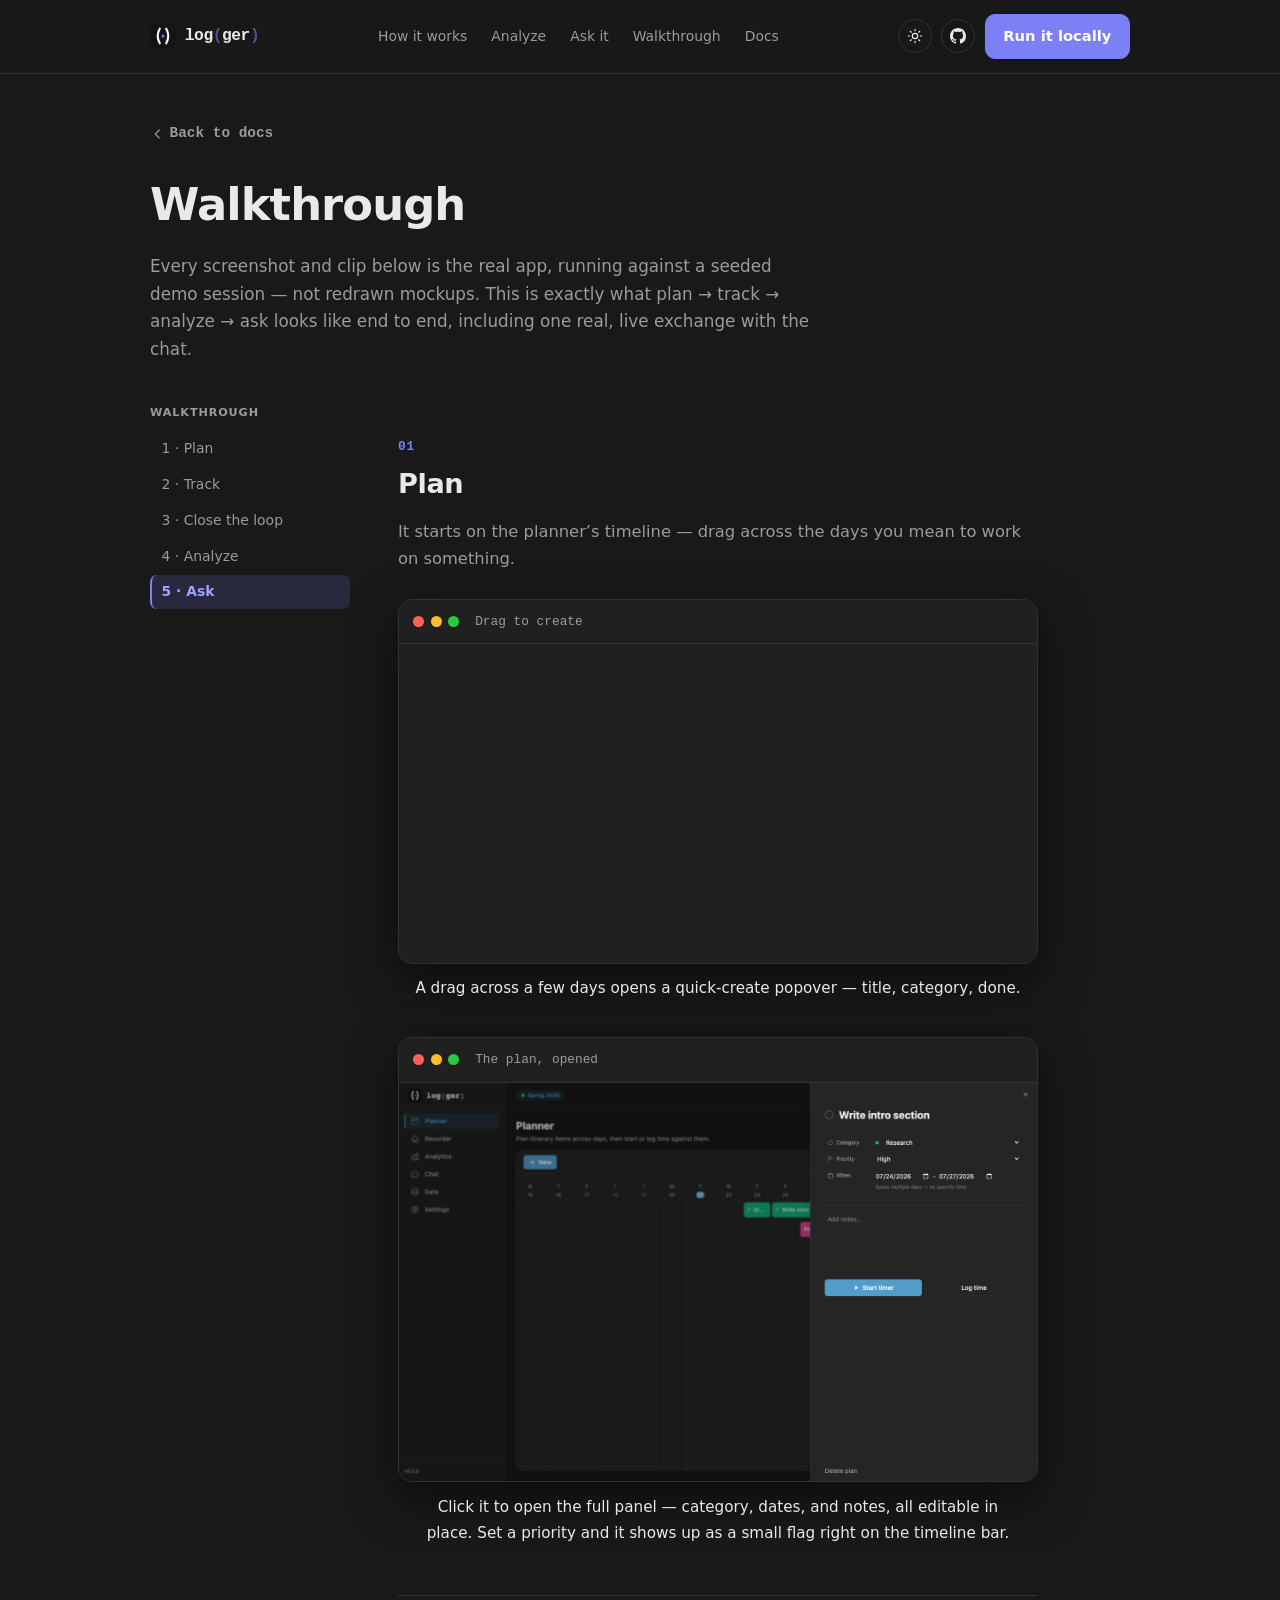
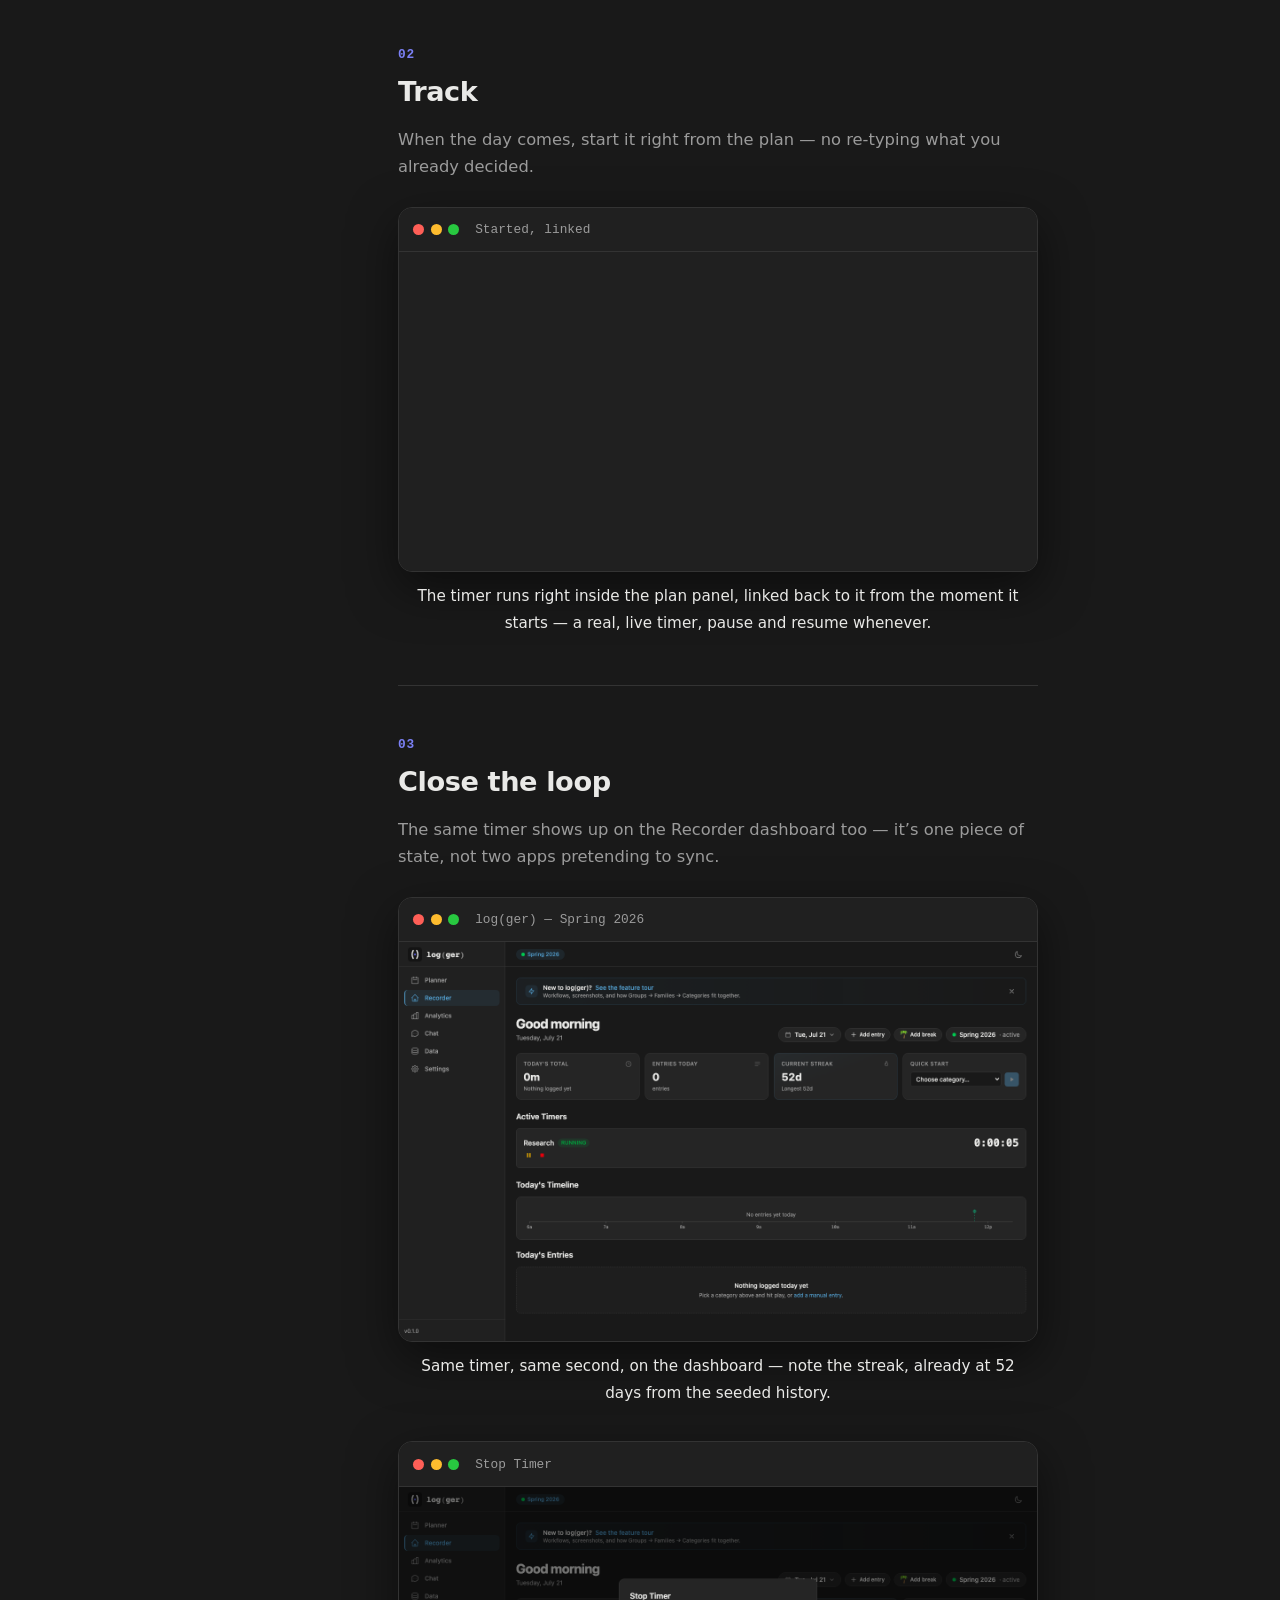
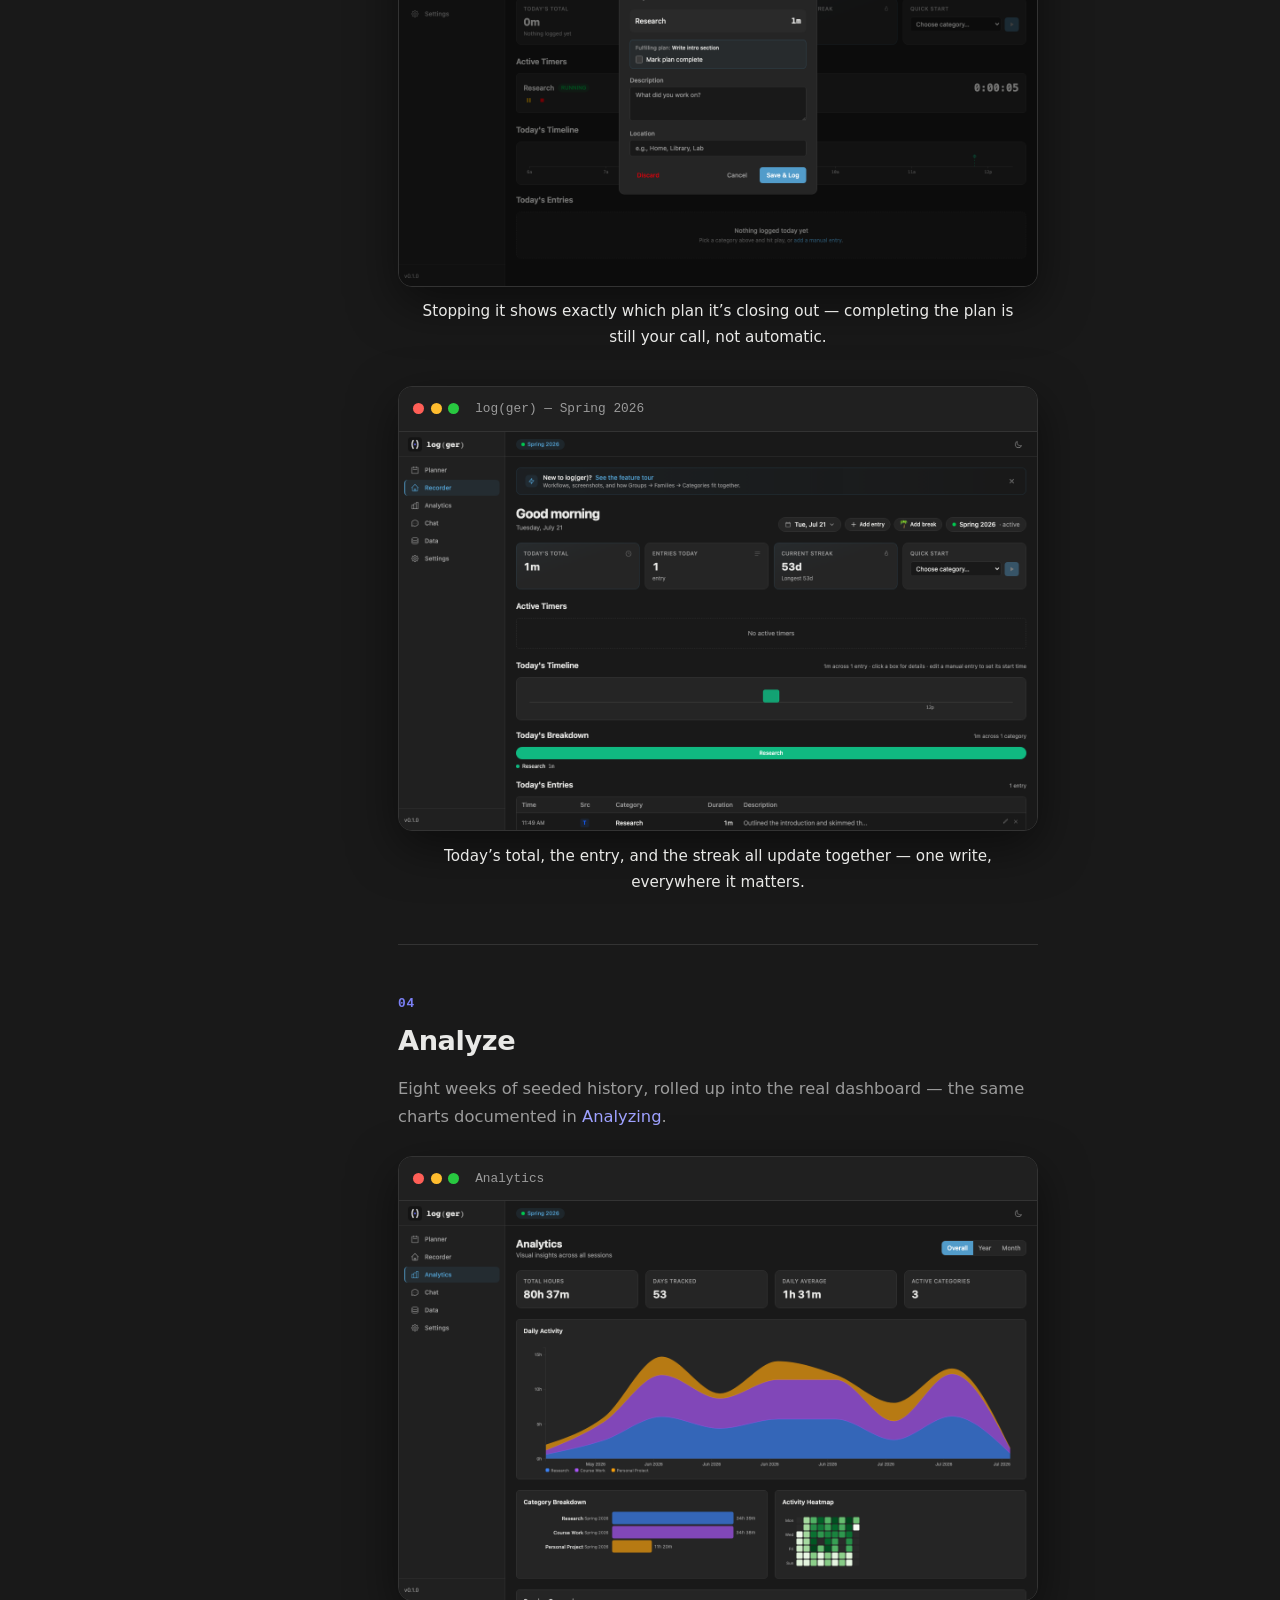
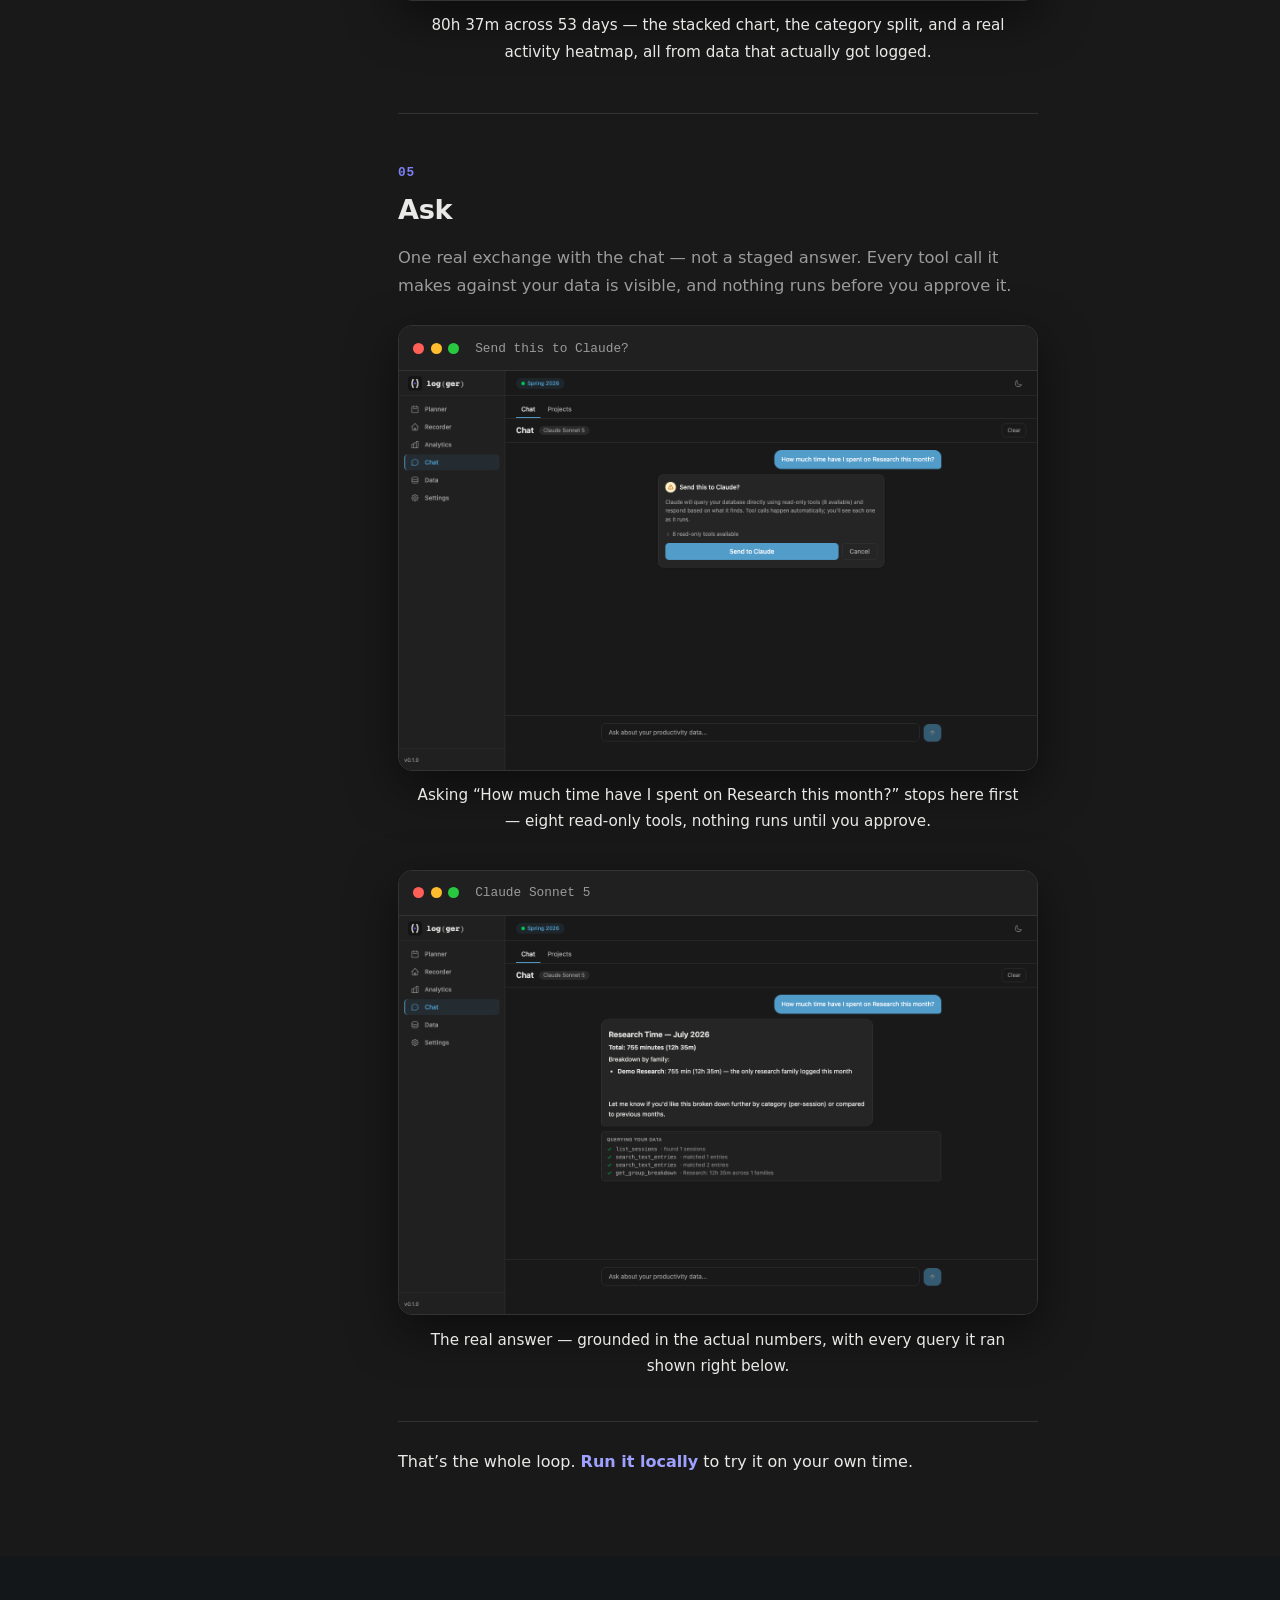
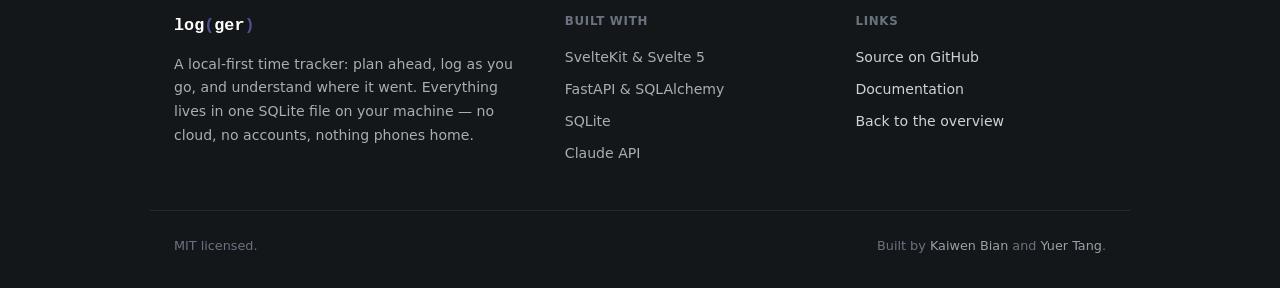
<file: walkthrough.html>
<!DOCTYPE html>
<html lang="en">
<head>
  <meta charset="UTF-8" />
  <meta name="viewport" content="width=device-width, initial-scale=1.0" />
  <title>log(ger) &mdash; Walkthrough</title>
  <meta name="description" content="A real walkthrough of log(ger), start to finish: plan a task, start it, watch it land on the dashboard, see it in the analytics, and ask about it — real screenshots and clips of the actual app, not mockups." />
  <link rel="icon" type="image/svg+xml" href="favicon.svg" />
  <script>
    (function () {
      var t = localStorage.getItem('logger-theme') || 'dark';
      if (t === 'dark') document.documentElement.classList.add('dark');
    })();
  </script>
  <link rel="stylesheet" href="style.css" />
</head>
<body>

<nav class="nav">
  <div class="container nav-inner">
    <a href="index.html" class="nav-brand">
      <img src="favicon.svg" alt="" width="26" height="26" />
      <span class="wordmark">log<span class="dim">(</span>ger<span class="dim">)</span></span>
    </a>
    <div class="nav-links">
      <a href="index.html#loop">How it works</a>
      <a href="index.html#analyze">Analyze</a>
      <a href="index.html#chat">Ask it</a>
      <a href="walkthrough.html">Walkthrough</a>
      <a href="docs.html">Docs</a>
    </div>
    <div class="nav-cta">
      <button class="theme-toggle" type="button" data-theme-toggle aria-label="Toggle dark mode">
        <svg class="icon-moon" viewBox="0 0 24 24" fill="none" stroke="currentColor" stroke-width="1.75" aria-hidden="true"><path stroke-linecap="round" stroke-linejoin="round" d="M21 12.79A9 9 0 1111.21 3 7 7 0 0021 12.79z"/></svg>
        <svg class="icon-sun" viewBox="0 0 24 24" fill="none" stroke="currentColor" stroke-width="1.75" aria-hidden="true"><circle cx="12" cy="12" r="4"/><path stroke-linecap="round" d="M12 2v2m0 16v2M4.93 4.93l1.41 1.41m11.32 11.32l1.41 1.41M2 12h2m16 0h2M4.93 19.07l1.41-1.41M17.66 6.34l1.41-1.41"/></svg>
      </button>
      <a class="nav-gh" href="https://github.com/KevinBian107/logger" target="_blank" rel="noopener" aria-label="View source on GitHub">
        <svg viewBox="0 0 16 16" fill="currentColor" aria-hidden="true"><path d="M8 0C3.58 0 0 3.58 0 8c0 3.54 2.29 6.53 5.47 7.59.4.07.55-.17.55-.38 0-.19-.01-.82-.01-1.49-2.01.37-2.53-.49-2.69-.94-.09-.23-.48-.94-.82-1.13-.28-.15-.68-.52-.01-.53.63-.01 1.08.58 1.23.82.72 1.21 1.87.87 2.33.66.07-.52.28-.87.51-1.07-1.78-.2-3.64-.89-3.64-3.95 0-.87.31-1.59.82-2.15-.08-.2-.36-1.02.08-2.12 0 0 .67-.21 2.2.82.64-.18 1.32-.27 2-.27.68 0 1.36.09 2 .27 1.53-1.04 2.2-.82 2.2-.82.44 1.1.16 1.92.08 2.12.51.56.82 1.27.82 2.15 0 3.07-1.87 3.75-3.65 3.95.29.25.54.73.54 1.48 0 1.07-.01 1.93-.01 2.2 0 .21.15.46.55.38A8.013 8.013 0 0016 8c0-4.42-3.58-8-8-8z"/></svg>
      </a>
      <a class="btn btn-primary" href="index.html#get-it">Run it locally</a>
    </div>
  </div>
</nav>

<main>
  <div class="container docs-header">
    <a href="docs.html" class="back-link reveal">
      <svg viewBox="0 0 16 16" fill="currentColor" aria-hidden="true"><path d="M11.5 3.5L7 8l4.5 4.5-1 1L5 8l5.5-5.5z"/></svg>
      Back to docs
    </a>
    <h1>Walkthrough</h1>
    <p>Every screenshot and clip below is the real app, running against a seeded demo
      session &mdash; not redrawn mockups. This is exactly what plan &rarr; track &rarr;
      analyze &rarr; ask looks like end to end, including one real, live exchange with
      the chat.</p>
  </div>

  <div class="container docs-shell">
    <aside class="docs-sidebar">
      <div>
        <div class="docs-nav-label">Walkthrough</div>
        <nav class="docs-nav">
          <a href="#step-plan" data-toc-link>1 &middot; Plan</a>
          <a href="#step-track" data-toc-link>2 &middot; Track</a>
          <a href="#step-close" data-toc-link>3 &middot; Close the loop</a>
          <a href="#step-analyze" data-toc-link>4 &middot; Analyze</a>
          <a href="#step-ask" data-toc-link>5 &middot; Ask</a>
        </nav>
      </div>
    </aside>

    <div class="docs-content wt-content">

      <!-- ── 1. Plan ─────────────────────────────────────── -->
      <section class="doc-section wt-step" id="step-plan">
        <span class="wt-num">01</span>
        <h2>Plan</h2>
        <p class="doc-lede">It starts on the planner&rsquo;s timeline &mdash; drag across the days you mean to work on something.</p>

        <div class="mock wt-frame">
          <div class="mock-chrome"><span class="mock-dot"></span><span class="mock-dot"></span><span class="mock-dot"></span><span class="mock-title">Drag to create</span></div>
          <video class="wt-media" autoplay muted loop playsinline>
            <source src="assets/walkthrough/clip-plan-create.mp4" type="video/mp4" />
          </video>
        </div>
        <p class="wt-caption">A drag across a few days opens a quick-create popover &mdash; title, category, done.</p>

        <div class="mock wt-frame">
          <div class="mock-chrome"><span class="mock-dot"></span><span class="mock-dot"></span><span class="mock-dot"></span><span class="mock-title">The plan, opened</span></div>
          <img class="wt-media" src="assets/walkthrough/03-plan-priority.png" alt="An open plan item panel showing title, category, dates, and a High priority set" />
        </div>
        <p class="wt-caption">Click it to open the full panel &mdash; category, dates, and notes, all editable in place. Set a priority and it shows up as a small flag right on the timeline bar.</p>
      </section>

      <!-- ── 2. Track ────────────────────────────────────── -->
      <section class="doc-section wt-step" id="step-track">
        <span class="wt-num">02</span>
        <h2>Track</h2>
        <p class="doc-lede">When the day comes, start it right from the plan &mdash; no re-typing what you already decided.</p>

        <div class="mock wt-frame">
          <div class="mock-chrome"><span class="mock-dot"></span><span class="mock-dot"></span><span class="mock-dot"></span><span class="mock-title">Started, linked</span></div>
          <video class="wt-media" autoplay muted loop playsinline>
            <source src="assets/walkthrough/clip-timer-ticking.mp4" type="video/mp4" />
          </video>
        </div>
        <p class="wt-caption">The timer runs right inside the plan panel, linked back to it from the moment it starts &mdash; a real, live timer, pause and resume whenever.</p>
      </section>

      <!-- ── 3. Close the loop (Recorder) ───────────────────── -->
      <section class="doc-section wt-step" id="step-close">
        <span class="wt-num">03</span>
        <h2>Close the loop</h2>
        <p class="doc-lede">The same timer shows up on the Recorder dashboard too &mdash; it&rsquo;s one piece of state, not two apps pretending to sync.</p>

        <div class="mock wt-frame">
          <div class="mock-chrome"><span class="mock-dot"></span><span class="mock-dot"></span><span class="mock-dot"></span><span class="mock-title">log(ger) — Spring 2026</span></div>
          <img class="wt-media" src="assets/walkthrough/05-recorder-active.png" alt="The dashboard showing the same active timer, plus the current streak" />
        </div>
        <p class="wt-caption">Same timer, same second, on the dashboard &mdash; note the streak, already at 52 days from the seeded history.</p>

        <div class="mock wt-frame">
          <div class="mock-chrome"><span class="mock-dot"></span><span class="mock-dot"></span><span class="mock-dot"></span><span class="mock-title">Stop Timer</span></div>
          <img class="wt-media" src="assets/walkthrough/06-recorder-stop-dialog.png" alt="The stop dialog, showing it is fulfilling a plan, with a Mark plan complete checkbox" />
        </div>
        <p class="wt-caption">Stopping it shows exactly which plan it&rsquo;s closing out &mdash; completing the plan is still your call, not automatic.</p>

        <div class="mock wt-frame">
          <div class="mock-chrome"><span class="mock-dot"></span><span class="mock-dot"></span><span class="mock-dot"></span><span class="mock-title">log(ger) — Spring 2026</span></div>
          <img class="wt-media" src="assets/walkthrough/07-recorder-after.png" alt="The dashboard after stopping, with today's total, entry, and a longer streak" />
        </div>
        <p class="wt-caption">Today&rsquo;s total, the entry, and the streak all update together &mdash; one write, everywhere it matters.</p>
      </section>

      <!-- ── 4. Analyze ──────────────────────────────────── -->
      <section class="doc-section wt-step" id="step-analyze">
        <span class="wt-num">04</span>
        <h2>Analyze</h2>
        <p class="doc-lede">Eight weeks of seeded history, rolled up into the real dashboard &mdash; the same charts documented in <a href="docs.html#analyzing">Analyzing</a>.</p>

        <div class="mock wt-frame">
          <div class="mock-chrome"><span class="mock-dot"></span><span class="mock-dot"></span><span class="mock-dot"></span><span class="mock-title">Analytics</span></div>
          <img class="wt-media" src="assets/walkthrough/08-analytics-overview.png" alt="The analytics page showing a stacked area chart, category breakdown, and a real activity heatmap" />
        </div>
        <p class="wt-caption">80h 37m across 53 days &mdash; the stacked chart, the category split, and a real activity heatmap, all from data that actually got logged.</p>
      </section>

      <!-- ── 5. Ask ──────────────────────────────────────── -->
      <section class="doc-section wt-step" id="step-ask">
        <span class="wt-num">05</span>
        <h2>Ask</h2>
        <p class="doc-lede">One real exchange with the chat &mdash; not a staged answer. Every tool call it makes against your data is visible, and nothing runs before you approve it.</p>

        <div class="mock wt-frame">
          <div class="mock-chrome"><span class="mock-dot"></span><span class="mock-dot"></span><span class="mock-dot"></span><span class="mock-title">Send this to Claude?</span></div>
          <img class="wt-media" src="assets/walkthrough/09-chat-approval.png" alt="The approval gate before Claude is allowed to query the database" />
        </div>
        <p class="wt-caption">Asking &ldquo;How much time have I spent on Research this month?&rdquo; stops here first &mdash; eight read-only tools, nothing runs until you approve.</p>

        <div class="mock wt-frame">
          <div class="mock-chrome"><span class="mock-dot"></span><span class="mock-dot"></span><span class="mock-dot"></span><span class="mock-title">Claude Sonnet 5</span></div>
          <img class="wt-media" src="assets/walkthrough/10-chat-answer.png" alt="Claude's real answer, grounded in the actual seeded data, with the tool calls it made shown below" />
        </div>
        <p class="wt-caption">The real answer &mdash; grounded in the actual numbers, with every query it ran shown right below.</p>

        <p class="band-tail">That&rsquo;s the whole loop. <a href="index.html#get-it">Run it locally</a> to try it on your own time.</p>
      </section>

    </div>
  </div>
</main>

<footer>
  <div class="container footer-grid">
    <div>
      <span class="footer-logo">log<span class="dim">(</span>ger<span class="dim">)</span></span>
      <p class="footer-blurb">
        A local-first time tracker: plan ahead, log as you go, and understand where it went.
        Everything lives in one SQLite file on your machine &mdash; no cloud, no accounts,
        nothing phones home.
      </p>
    </div>
    <div class="footer-col">
      <h4>Built with</h4>
      <ul>
        <li>SvelteKit &amp; Svelte 5</li>
        <li>FastAPI &amp; SQLAlchemy</li>
        <li>SQLite</li>
        <li>Claude API</li>
      </ul>
    </div>
    <div class="footer-col">
      <h4>Links</h4>
      <ul>
        <li><a href="https://github.com/KevinBian107/logger" target="_blank" rel="noopener">Source on GitHub</a></li>
        <li><a href="docs.html">Documentation</a></li>
        <li><a href="index.html">Back to the overview</a></li>
      </ul>
    </div>
  </div>
  <div class="container footer-bottom">
    <span>MIT licensed.</span>
    <span>
      Built by <a href="https://kbian.org" target="_blank" rel="noopener">Kaiwen Bian</a>
      and <a href="https://yuertang.dev/" target="_blank" rel="noopener">Yuer Tang</a>.
    </span>
  </div>
</footer>

<script src="main.js"></script>
</body>
</html>
</file>
<file: style.css>
/* ============================================================
   log(ger) — shared styles (landing page + chrome)
   Lean, modern, motion-restrained. All viz animations play ONCE
   when a tile scrolls into view (main.js adds .visible). Transforms
   + opacity only, so the reduced-motion block resolves to finals.
   ============================================================ */

*,*::before,*::after { margin:0; padding:0; box-sizing:border-box; }

:root {
  /* System font stacks only — no CDN fetch. Fits a local-first product:
     the site itself makes zero calls to Google Fonts or anywhere else. */
  --font-sans: -apple-system, "system-ui", "Segoe UI", Helvetica, Arial, sans-serif;
  --font-mono: ui-monospace, "SF Mono", "Cascadia Code", "Fira Code", Consolas, monospace;

  --bg: #fefcf8;
  --bg-soft: #f6f1e8;
  --text: #14171a;
  --muted: #5b6473;
  --border: #e9e3d6;
  --accent: #6366f1;
  --accent-ink: #4f46e5;
  --accent-soft: rgba(99,102,241,.10);
  --accent-2: #f59e0b;
  --accent-2-soft: rgba(245,158,11,.14);
  --grad: linear-gradient(100deg, var(--accent) 10%, var(--accent-2) 90%);

  --nav-bg: rgba(254,252,248,.82);
  --radius: 14px;
  --shadow: 0 1px 2px rgba(15,17,21,.04), 0 8px 24px rgba(15,17,21,.06);
  --shadow-lg: 0 12px 40px rgba(15,17,21,.10);
  --ease: cubic-bezier(.16,1,.3,1);
  --viz-ease: cubic-bezier(.16,1,.3,1);
  --maxw: 980px;
}

/* Dark is the default (see the anti-flash inline script in <head>); these
   values match the Mac app's own dark palette 1:1 so the site and the app
   feel like the same product. */
:root.dark {
  --bg: #191919;
  --bg-soft: #202020;
  --text: #e9e9e7;
  --muted: #9b9b9b;
  --border: #333333;
  --accent: #7b80f5;
  --accent-ink: #9ea1ff;
  --accent-soft: rgba(123,128,245,.16);
  --accent-2: #f5a623;
  --accent-2-soft: rgba(245,166,35,.16);
  --shadow: 0 1px 2px rgba(0,0,0,.3), 0 8px 24px rgba(0,0,0,.35);
  --shadow-lg: 0 16px 48px rgba(0,0,0,.5);
  --nav-bg: rgba(25,25,25,.82);
}

html { scroll-behavior: smooth; font-size: 16px; -webkit-text-size-adjust: 100%; }
body {
  font-family: var(--font-sans);
  color: var(--text);
  background: var(--bg);
  line-height: 1.65;
  -webkit-font-smoothing: antialiased;
}

.container { max-width: var(--maxw); margin: 0 auto; padding: 0 1.5rem; }
a { color: var(--accent-ink); text-decoration: none; }
a:hover { text-decoration: underline; }
code {
  font-family: var(--font-mono); font-size: .87em;
  background: var(--bg-soft); border: 1px solid var(--border);
  padding: .08em .38em; border-radius: 6px;
}

/* ── Nav ────────────────────────────────────────────────── */
.nav {
  position: sticky; top: 0; z-index: 50;
  background: var(--nav-bg); backdrop-filter: blur(10px); -webkit-backdrop-filter: blur(10px);
  border-bottom: 1px solid var(--border);
}
.nav-inner { display: flex; align-items: center; justify-content: space-between; padding: .85rem 0; }
.nav-brand { display: flex; align-items: center; gap: .55rem; font-family: var(--font-mono); font-weight: 700; font-size: 1.02rem; color: var(--text); }
.nav-brand:hover { text-decoration: none; }
.nav-brand img { width: 26px; height: 26px; border-radius: 6px; }
.nav-links { display: flex; align-items: center; gap: 1.5rem; font-size: .87rem; font-weight: 500; }
.nav-links a { color: var(--muted); }
.nav-links a:hover { color: var(--text); text-decoration: none; }
.nav-cta { display: flex; align-items: center; gap: .6rem; }
.nav-gh, .theme-toggle {
  display: inline-flex; align-items: center; justify-content: center; width: 34px; height: 34px;
  border-radius: 999px; border: 1px solid var(--border); color: var(--text); background: none; cursor: pointer;
}
.nav-gh:hover, .theme-toggle:hover { border-color: var(--accent); text-decoration: none; }
.nav-gh svg, .theme-toggle svg { width: 16px; height: 16px; }
.theme-toggle .icon-sun { display: none; }
:root.dark .theme-toggle .icon-moon { display: none; }
:root.dark .theme-toggle .icon-sun { display: block; }
@media (max-width: 720px) { .nav-links { display: none; } }

/* ── Reveal (one-shot) ──────────────────────────────────── */
.reveal { opacity: 0; transform: translateY(18px); transition: opacity .7s var(--ease), transform .7s var(--ease); will-change: opacity, transform; }
.reveal.visible { opacity: 1; transform: none; }

/* ── Hero ───────────────────────────────────────────────── */
.hero {
  position: relative; padding: 5rem 0 3rem; text-align: center; overflow: hidden;
  background:
    radial-gradient(60rem 32rem at 50% -8rem, var(--accent-soft) 0%, transparent 60%),
    linear-gradient(var(--bg), var(--bg-soft));
}
.hero-inner { display: flex; flex-direction: column; align-items: center; }
.nav-brand .wordmark {
  font-family: var(--font-mono); letter-spacing: -.03em; color: var(--text); font-weight: 700;
}
.nav-brand .dim, .footer-logo .dim { color: var(--accent); opacity: .55; }
.h1-hero {
  font-family: var(--font-sans); font-size: clamp(2.3rem, 6.4vw, 3.7rem);
  font-weight: 800; letter-spacing: -.025em; line-height: 1.1; max-width: 44rem;
}
.h1-hero .grad {
  background: var(--grad); -webkit-background-clip: text; background-clip: text;
  color: transparent;
}
.tagline { font-size: clamp(1.15rem, 3vw, 1.5rem); font-weight: 600; margin-top: 1rem; }
.lede { max-width: 40rem; color: var(--muted); font-size: 1.05rem; margin: .85rem auto 0; }

.cta-row { display: flex; gap: .6rem; flex-wrap: wrap; justify-content: center; margin-top: 1.8rem; }
.btn {
  display: inline-flex; align-items: center; gap: .45rem; font-size: .92rem; font-weight: 600;
  color: var(--text); background: var(--bg); border: 1px solid var(--border);
  padding: .6rem 1.1rem; border-radius: 10px;
  transition: transform .18s var(--ease), border-color .18s, box-shadow .18s, background .18s;
}
.btn:hover { transform: translateY(-2px); border-color: #d3d6df; box-shadow: var(--shadow); text-decoration: none; }
.btn svg { width: 16px; height: 16px; }
.btn-primary { background: var(--accent); color: #fff; border-color: var(--accent); }
.btn-primary:hover { background: var(--accent-ink); border-color: var(--accent-ink); box-shadow: 0 8px 22px rgba(99,102,241,.35); }
.authors { margin-top: 1.5rem; font-size: .9rem; color: var(--muted); }
.authors a { color: var(--text); font-weight: 500; }

/* ── Product mock ───────────────────────────────────────── */
.mock { margin: 3rem auto 0; max-width: 760px; background: var(--bg); border: 1px solid var(--border); border-radius: var(--radius); box-shadow: var(--shadow-lg); overflow: hidden; text-align: left; }
.mock-chrome { display: flex; align-items: center; gap: .4rem; padding: .7rem .9rem; background: var(--bg-soft); border-bottom: 1px solid var(--border); }
.mock-dot { width: 11px; height: 11px; border-radius: 50%; background: #d6d9e0; }
.mock-dot:nth-child(1){ background:#ff5f57; } .mock-dot:nth-child(2){ background:#febc2e; } .mock-dot:nth-child(3){ background:#28c840; }
.mock-title { margin-left: .6rem; font-size: .8rem; color: var(--muted); font-family: var(--font-mono); }
.mock-body { padding: 1.3rem 1.4rem 1.5rem; }
.mock-top { display: flex; justify-content: space-between; align-items: center; margin-bottom: 1.1rem; }
.mock-greet { font-weight: 700; font-size: 1.05rem; }
.mock-sub { font-size: .82rem; color: var(--muted); }
.mock-pill { display: inline-flex; align-items: center; gap: .45rem; font-size: .78rem; font-weight: 500; border: 1px solid var(--border); border-radius: 999px; padding: .3rem .7rem; }
.mock-live { width: 7px; height: 7px; border-radius: 50%; background: #28c840; animation: live-pulse 2s var(--ease) infinite; }
.mock-stats { display: grid; grid-template-columns: repeat(4, 1fr); gap: .7rem; margin-bottom: 1.2rem; }
.mock-stat { border: 1px solid var(--border); border-radius: 10px; padding: .7rem .8rem; background: var(--bg); }
.mock-stat-accent { background: var(--accent-soft); border-color: rgba(99,102,241,.25); }
.mock-stat-k { display: block; font-size: .68rem; text-transform: uppercase; letter-spacing: .06em; color: var(--muted); }
.mock-stat-v { display: block; font-size: 1.25rem; font-weight: 700; margin-top: .2rem; }
.mock-quick { font-size: .82rem !important; font-weight: 600 !important; display: flex; align-items: center; gap: .4rem; }
.mock-play { color: var(--accent); }
.mock-chart { width: 100%; height: 120px; display: block; }
.mock-area-1 { fill: rgba(99,102,241,.85); }
.mock-area-2 { fill: rgba(168,85,247,.45); }
.mock-legend { display: flex; gap: 1rem; margin-top: .7rem; font-size: .76rem; color: var(--muted); }
.mock-legend span { display: inline-flex; align-items: center; gap: .35rem; }
.mock-legend span::before { content: ""; width: 9px; height: 9px; border-radius: 3px; background: var(--c); }
@keyframes live-pulse { 0%{ box-shadow: 0 0 0 0 rgba(40,200,64,.5);} 70%{ box-shadow: 0 0 0 7px rgba(40,200,64,0);} 100%{ box-shadow: 0 0 0 0 rgba(40,200,64,0);} }

/* ── Sections & bands ───────────────────────────────────── */
.section { padding: 4rem 1.5rem; }
.section h2, .band h2 { font-size: clamp(1.5rem, 3vw, 1.9rem); font-weight: 700; letter-spacing: -.02em; }
.section-lede { color: var(--muted); max-width: 42rem; margin-top: .6rem; font-size: 1.02rem; }

/* Full-width alternating bands give the page rhythm + flow */
.band { padding: 3.75rem 0; }
.band.alt { background: var(--bg-soft); }
.container.narrow { max-width: 720px; }
.intro { font-size: 1.18rem; line-height: 1.75; color: var(--muted); }
.intro strong { color: var(--text); font-weight: 600; }
.band-tail { margin-top: 1.8rem; font-size: 1rem; color: var(--muted); }

/* ── Flowing feature rows ───────────────────────────────── */
.frow { display: grid; grid-template-columns: 1fr 1fr; gap: clamp(2rem, 5vw, 4rem); align-items: center; }
.frow.reverse .frow-media { order: 2; }
.frow-media {
  background: var(--bg); border: 1px solid var(--border); border-radius: var(--radius);
  box-shadow: var(--shadow); padding: 1.4rem;
  display: flex; flex-direction: column; gap: 1rem;
}
.kicker { display: inline-block; font-family: var(--font-mono); font-size: .72rem; font-weight: 600; letter-spacing: .08em; text-transform: uppercase; color: var(--accent-ink); margin-bottom: .7rem; }
.frow-text h3 { font-size: clamp(1.4rem, 2.6vw, 1.9rem); font-weight: 700; letter-spacing: -.02em; margin-bottom: .7rem; }
.frow-text p { font-size: 1.06rem; color: var(--muted); line-height: 1.75; }
.frow-text p strong { color: var(--text); font-weight: 600; }
.frow-text .band-tail { font-size: .98rem; margin-top: 1.1rem; }

/* ── Viz panel (frameless — the row's media card is the frame) */
.viz {
  position: relative; height: 130px; border-radius: 10px; overflow: hidden;
  display: flex; flex-direction: column; justify-content: center; gap: .5rem; padding: .4rem .2rem;
}
.viz i { display: block; }
.frow-media .viz + .viz { border-top: 1px dashed var(--border); padding-top: 1rem; }

/* 1 · Timers */
.vt-row { display: flex; align-items: center; gap: .5rem; font-size: .82rem; opacity: 0; transform: translateY(8px); }
.viz.visible .vt-row { animation: rise .5s var(--viz-ease) forwards; }
.viz.visible .vt-row2 { animation-delay: .35s; }
.vt-dot { width: 8px; height: 8px; border-radius: 50%; background: #28c840; }
.vt-row2 .vt-dot { background: var(--accent); }
.vt-name { flex: 1; font-weight: 600; }
.vt-clock { font-family: var(--font-mono); color: var(--muted); }
.vt-bar { height: 6px; border-radius: 99px; background: var(--border); overflow: hidden; }
.vt-bar i { height: 100%; background: var(--accent); transform: scaleX(0); transform-origin: left; }
.viz.visible .vt-bar i { animation: growX 1.1s var(--viz-ease) .2s forwards; }

/* 2 · Manual entry */
.vm-field { height: 12px; border-radius: 6px; background: var(--border); overflow: hidden; }
.vm-field i { height: 100%; width: 100%; background: #cdd2dc; transform: scaleX(0); transform-origin: left; }
.viz.visible .vm-field i { animation: growX .6s var(--viz-ease) forwards; }
.viz.visible .vm-f2 i { animation-delay: .25s; }
.vm-chip { align-self: flex-start; font-size: .8rem; font-weight: 600; background: var(--accent-soft); color: var(--accent-ink); border: 1px solid rgba(99,102,241,.25); border-radius: 8px; padding: .3rem .6rem; opacity: 0; transform: translateY(-10px); }
.viz.visible .vm-chip { animation: drop .5s var(--viz-ease) .6s forwards; }

/* 3 · Breaks */
.vb-week { display: flex; gap: .35rem; justify-content: center; }
.vb-day { width: 22px; height: 22px; border-radius: 6px; display: grid; place-items: center; font-size: .75rem; background: var(--border); opacity: 0; transform: scale(.5); }
.vb-day.on { background: var(--accent); }
.vb-day.rest { background: #fef3c7; }
.viz.visible .vb-day { animation: pop .4s var(--viz-ease) forwards; }
.viz.visible .vb-day:nth-child(2){ animation-delay:.06s } .viz.visible .vb-day:nth-child(3){ animation-delay:.12s }
.viz.visible .vb-day:nth-child(4){ animation-delay:.18s } .viz.visible .vb-day:nth-child(5){ animation-delay:.24s }
.viz.visible .vb-day:nth-child(6){ animation-delay:.30s } .viz.visible .vb-day:nth-child(7){ animation-delay:.36s }
.vb-bridge { height: 3px; margin: 0 .4rem; border-radius: 99px; background: linear-gradient(90deg, var(--accent), #f59e0b); transform: scaleX(0); transform-origin: left; }
.viz.visible .vb-bridge { animation: growX .7s var(--viz-ease) .45s forwards; }
.vb-flag { text-align: center; font-size: .78rem; font-weight: 600; color: #b45309; opacity: 0; }
.viz.visible .vb-flag { animation: rise .4s var(--viz-ease) .9s forwards; }

/* 4 · Travel any day */
.vc-pill { align-self: center; font-size: .8rem; font-weight: 600; border: 1px solid var(--border); background: var(--bg); border-radius: 999px; padding: .3rem .7rem; opacity: 0; transform: translateY(8px); }
.viz.visible .vc-pill { animation: rise .5s var(--viz-ease) forwards; }
.vc-screen { position: relative; height: 40px; }
.vc-screen span { position: absolute; inset: 0; display: grid; place-items: center; font-family: var(--font-mono); font-size: 1.3rem; font-weight: 700; }
.vc-old { color: var(--muted); }
.vc-new { color: var(--accent-ink); opacity: 0; }
.viz.visible .vc-old { animation: fade-out .5s var(--viz-ease) .5s forwards; }
.viz.visible .vc-new { animation: fade-in .5s var(--viz-ease) .7s forwards; }

/* 5 · Timeline */
.viz-line { justify-content: flex-end; }
.vl-axis { height: 2px; background: var(--border); margin-bottom: .5rem; }
.vl-block { position: absolute; bottom: 26px; height: 26px; border-radius: 6px; transform: scaleX(0); transform-origin: left; }
.vl-b1 { left: 12%; width: 22%; background: #6366f1; }
.vl-b2 { left: 40%; width: 16%; background: #10b981; }
.vl-b3 { left: 62%; width: 28%; background: #f59e0b; }
.viz.visible .vl-block { animation: growX .55s var(--viz-ease) forwards; }
.viz.visible .vl-b2 { animation-delay: .18s; }
.viz.visible .vl-b3 { animation-delay: .36s; }

/* 6 · Streaks */
.vs-dots { display: flex; flex-wrap: wrap; gap: .3rem; justify-content: center; opacity: 0; transform: translateY(8px); }
.viz.visible .vs-dots { animation: rise .5s var(--viz-ease) forwards; }
.vs-dots i { width: 13px; height: 13px; border-radius: 4px; background: var(--accent); opacity: .9; }
.vs-count { text-align: center; font-weight: 700; font-size: 1.1rem; }
.vs-count .counter { font-family: var(--font-mono); color: var(--accent-ink); }

/* 7 · Scale control */
.vsc-seg { position: relative; display: flex; background: var(--bg-soft); border: 1px solid var(--border); border-radius: 8px; padding: 3px; font-size: .68rem; }
.vsc-seg span { flex: 1; text-align: center; padding: .2rem 0; color: var(--muted); position: relative; z-index: 1; }
.vsc-seg span.on { color: var(--accent-ink); font-weight: 700; }
.vsc-pill { position: absolute; top: 3px; bottom: 3px; left: 3px; width: calc(25% - 1.5px); background: var(--bg); border-radius: 6px; box-shadow: var(--shadow); transform: translateX(0); }
.viz.visible .vsc-pill { animation: slide-pill .7s var(--viz-ease) .2s forwards; }
@keyframes slide-pill { to { transform: translateX(300%); } }
.vsc-bars { display: flex; align-items: flex-end; gap: .4rem; height: 46px; }
.vsc-bars i { flex: 1; background: var(--accent); border-radius: 4px 4px 0 0; transform: scaleY(0); transform-origin: bottom; }
.vsc-bars i:nth-child(1){ height: 60% } .vsc-bars i:nth-child(2){ height: 95% } .vsc-bars i:nth-child(3){ height: 45% }
.vsc-bars i:nth-child(4){ height: 80% } .vsc-bars i:nth-child(5){ height: 65% }
.viz.visible .vsc-bars i { animation: growY .6s var(--viz-ease) .5s forwards; }
.viz.visible .vsc-bars i:nth-child(2){ animation-delay:.58s } .viz.visible .vsc-bars i:nth-child(3){ animation-delay:.66s }
.viz.visible .vsc-bars i:nth-child(4){ animation-delay:.74s } .viz.visible .vsc-bars i:nth-child(5){ animation-delay:.82s }

/* 8 · Heatmap */
.vh-grid { display: grid; grid-template-columns: repeat(7, 1fr); gap: 4px; opacity: 0; transform: scale(.92); }
.viz.visible .vh-grid { animation: pop .6s var(--viz-ease) forwards; }
.vh-grid i { aspect-ratio: 1; border-radius: 3px; background: var(--accent); }
.vh-grid i.l1 { opacity: .18 } .vh-grid i.l2 { opacity: .42 } .vh-grid i.l3 { opacity: .68 } .vh-grid i.l4 { opacity: .95 }

/* 9 · Compare sessions */
.viz-compare { flex-direction: row; align-items: flex-end; justify-content: center; gap: 1.2rem; }
.vcm-col { display: flex; flex-direction: column-reverse; width: 34px; height: 90px; justify-content: flex-start; }
.vcm-col i { width: 100%; transform: scaleY(0); transform-origin: bottom; border-radius: 3px; }
.vcm-col i.s1 { height: 45%; background: #6366f1 } .vcm-col i.s2 { height: 30%; background: #a855f7 } .vcm-col i.s3 { height: 22%; background: #f59e0b }
.viz.visible .vcm-col i { animation: growY .6s var(--viz-ease) forwards; }
.viz.visible .vcm-col:nth-child(2) i { animation-delay: .15s; }
.viz.visible .vcm-col:nth-child(3) i { animation-delay: .3s; }

/* 10 · Hierarchy tree */
.viz-tree { align-items: center; gap: .45rem; }
.vtr-row { display: flex; gap: .35rem; flex-wrap: wrap; justify-content: center; }
.vtr { font-size: .72rem; font-weight: 600; border-radius: 999px; padding: .2rem .6rem; border: 1px solid var(--border); background: var(--bg); opacity: 0; transform: scale(.6); }
.vtr.g { background: var(--accent); color: #fff; border-color: var(--accent); font-size: .8rem; }
.vtr.f { background: var(--accent-soft); color: var(--accent-ink); border-color: rgba(99,102,241,.25); }
.vtr.c { font-family: var(--font-mono); font-size: .66rem; }
.viz.visible .vtr { animation: pop .45s var(--viz-ease) forwards; }
.viz.visible .vtr-row:nth-of-type(1) .vtr { animation-delay: .2s; }
.viz.visible .vtr-row:nth-of-type(2) .vtr { animation-delay: .45s; }

/* 11 · Auto-matching */
.viz-match { flex-direction: row; align-items: center; justify-content: center; gap: .6rem; }
.vmt-loose { font-family: var(--font-mono); font-size: .72rem; border: 1px dashed var(--border); border-radius: 8px; padding: .35rem .6rem; opacity: 0; transform: translateX(-18px); }
.viz.visible .vmt-loose { animation: slide-in-l .6s var(--viz-ease) forwards; }
.vmt-arrow { color: var(--muted); opacity: 0; }
.viz.visible .vmt-arrow { animation: fade-in .4s ease .5s forwards; }
.vmt-bucket { font-size: .78rem; font-weight: 700; background: var(--accent-soft); color: var(--accent-ink); border: 1px solid rgba(99,102,241,.25); border-radius: 8px; padding: .35rem .7rem; }
.viz.visible .vmt-bucket { animation: pulse-accent 1s var(--viz-ease) .7s; }

/* 12 · Project bubbles */
.viz-bubbles { flex-direction: row; align-items: center; justify-content: center; }
.vbb { position: absolute; border-radius: 50%; display: grid; place-items: center; color: #fff; font-size: .68rem; font-weight: 600; opacity: 0; transform: scale(0); }
.vbb.b1 { width: 62px; height: 62px; background: #6366f1; left: 28%; top: 30%; }
.vbb.b2 { width: 46px; height: 46px; background: #a855f7; left: 52%; top: 26%; }
.vbb.b3 { width: 40px; height: 40px; background: #f59e0b; left: 18%; top: 52%; }
.vbb.b4 { width: 32px; height: 32px; background: #10b981; left: 60%; top: 56%; }
.vbb.b5 { width: 28px; height: 28px; background: #ec4899; left: 44%; top: 8%; }
.viz.visible .vbb { animation: pop .5s var(--viz-ease) forwards; }
.viz.visible .vbb.b2 { animation-delay: .1s } .viz.visible .vbb.b3 { animation-delay: .2s }
.viz.visible .vbb.b4 { animation-delay: .3s } .viz.visible .vbb.b5 { animation-delay: .4s }

/* 13 · Chat */
.viz-chat { gap: .4rem; }
.vch-q, .vch-a { font-size: .74rem; border-radius: 10px; padding: .35rem .6rem; max-width: 85%; opacity: 0; transform: translateY(8px); }
.vch-q { align-self: flex-end; background: var(--accent); color: #fff; }
.vch-ok { align-self: center; font-size: .68rem; font-weight: 700; color: var(--accent-ink); background: var(--accent-soft); border: 1px solid rgba(99,102,241,.3); border-radius: 999px; padding: .15rem .6rem; opacity: 0; transform: scale(.8); }
.vch-a { align-self: flex-start; background: var(--bg-soft); border: 1px solid var(--border); }
.viz.visible .vch-q { animation: rise .4s var(--viz-ease) forwards; }
.viz.visible .vch-ok { animation: pop .4s var(--viz-ease) .5s forwards; }
.viz.visible .vch-a { animation: rise .4s var(--viz-ease) 1s forwards; }

/* 14 · GitHub summaries */
.viz-gh { align-items: center; gap: .5rem; }
.vgh-fam { font-size: .78rem; font-weight: 700; background: var(--accent-soft); color: var(--accent-ink); border-radius: 8px; padding: .25rem .7rem; }
.vgh-link { width: 2px; height: 14px; background: var(--border); transform: scaleY(0); transform-origin: top; }
.viz.visible .vgh-link { animation: growY .4s var(--viz-ease) .4s forwards; }
.vgh-repo { font-family: var(--font-mono); font-size: .72rem; border: 1px solid var(--border); background: var(--bg); border-radius: 8px; padding: .25rem .6rem; opacity: 0; transform: translateX(16px); }
.viz.visible .vgh-repo { animation: slide-in-r .5s var(--viz-ease) .55s forwards; }
.vgh-sum { font-size: .68rem; color: var(--muted); opacity: 0; }
.viz.visible .vgh-sum { animation: fade-in .5s ease 1s forwards; }

/* 15 · Portable DB */
.viz-port { align-items: center; gap: .8rem; }
.vp-file { font-size: .85rem; font-weight: 600; border: 1px solid var(--border); background: var(--bg); border-radius: 10px; padding: .5rem .9rem; opacity: 0; transform: scale(.85); }
.viz.visible .vp-file { animation: pop .5s var(--viz-ease) forwards; }
.vp-snap { font-family: var(--font-mono); font-size: .74rem; color: var(--accent-ink); opacity: 0; transform: translateY(-14px); }
.viz.visible .vp-snap { animation: drop-down .7s var(--viz-ease) .5s forwards; }

/* 16 · CSV import */
.vcs-files { display: flex; gap: .5rem; justify-content: center; }
.vcs-files span { font-family: var(--font-mono); font-size: .7rem; border: 1px solid var(--border); background: var(--bg); border-radius: 7px; padding: .25rem .5rem; opacity: 0; transform: translateY(-8px); }
.viz.visible .vcs-files span { animation: drop .45s var(--viz-ease) forwards; }
.viz.visible .vcs-files span:nth-child(2) { animation-delay: .12s; }
.vcs-fan { display: grid; grid-template-columns: repeat(3, 1fr); gap: 4px; margin-top: .2rem; }
.vcs-fan i { height: 12px; border-radius: 4px; background: var(--accent); opacity: 0; transform: scale(.6); }
.viz.visible .vcs-fan i { animation: pop .4s var(--viz-ease) forwards; }
.viz.visible .vcs-fan i:nth-child(1){animation-delay:.4s}.viz.visible .vcs-fan i:nth-child(2){animation-delay:.48s}.viz.visible .vcs-fan i:nth-child(3){animation-delay:.56s}
.viz.visible .vcs-fan i:nth-child(4){animation-delay:.64s}.viz.visible .vcs-fan i:nth-child(5){animation-delay:.72s}.viz.visible .vcs-fan i:nth-child(6){animation-delay:.8s}

/* 17 · Planner timeline */
.viz-plan { position: relative; padding-top: .6rem; }
.vpl-grid { position: absolute; inset: .6rem 0 1.6rem; display: grid; grid-template-columns: repeat(7, 1fr); }
.vpl-grid i { border-right: 1px dashed var(--border); }
.vpl-grid i:last-child { border-right: none; }
.vpl-bar {
  position: relative; display: flex; align-items: center; gap: .3rem; height: 22px; margin-bottom: .5rem;
  border-radius: 6px; padding: 0 .5rem; font-size: .68rem; font-weight: 600; color: #fff;
  transform: scaleX(0); transform-origin: left; white-space: nowrap; overflow: hidden;
}
.vpl-b1 { width: 46%; margin-left: 4%; background: #6366f1; }
.vpl-b2 { width: 34%; margin-left: 48%; background: #10b981; }
.viz.visible .vpl-bar { animation: growX .55s var(--viz-ease) forwards; }
.viz.visible .vpl-b2 { animation-delay: .22s; }
.vpl-grip { width: 3px; height: 10px; border-radius: 2px; background: rgba(255,255,255,.6); flex-shrink: 0; }
.vpl-flag { align-self: flex-end; font-size: .7rem; font-weight: 600; color: #b45309; opacity: 0; transform: translateY(6px); }
.viz.visible .vpl-flag { animation: rise .4s var(--viz-ease) .7s forwards; }

/* ── The loop (Plan → Track → Analyze) ─────────────────── */
.loop-head { max-width: 40rem; margin: 0 auto; text-align: center; }
.loop-head .kicker { display: block; }
.loop-head h2 { margin-top: .5rem; }
.loop-head .section-lede { margin: .8rem auto 0; }
.loop-steps { display: flex; align-items: stretch; gap: 1rem; margin-top: 3rem; }
.loop-step {
  flex: 1; background: var(--bg); border: 1px solid var(--border); border-radius: var(--radius);
  padding: 1.6rem 1.4rem; text-align: center; box-shadow: var(--shadow);
  opacity: 0; transform: translateY(16px);
}
.loop-steps.visible .loop-step { animation: rise .6s var(--viz-ease) forwards; }
.loop-steps.visible .loop-step:nth-child(3) { animation-delay: .15s; }
.loop-steps.visible .loop-step:nth-child(5) { animation-delay: .3s; }
.loop-ic {
  width: 46px; height: 46px; margin: 0 auto 1rem; border-radius: 12px;
  display: flex; align-items: center; justify-content: center;
  background: var(--accent-soft); color: var(--accent-ink);
}
.loop-ic svg { width: 22px; height: 22px; }
.loop-step h3 { font-size: 1.15rem; font-weight: 700; margin-bottom: .5rem; }
.loop-step p { font-size: .92rem; color: var(--muted); line-height: 1.6; }
.loop-arrow {
  display: flex; align-items: center; justify-content: center; color: var(--border);
  font-size: 1.4rem; opacity: 0;
}
.loop-steps.visible .loop-arrow { animation: fade-in .5s ease .5s forwards; }
.loop-tail { text-align: center; margin-top: 1.6rem; font-size: .94rem; color: var(--muted); }
.loop-tail strong { color: var(--text); }
@media (max-width: 720px) {
  .loop-steps { flex-direction: column; }
  .loop-arrow { transform: rotate(90deg); }
}

/* ── Big visualization card (shared frame for heatmap + chat) ── */
.big-viz {
  margin-top: 2.5rem; background: var(--bg); border: 1px solid var(--border); border-radius: var(--radius);
  box-shadow: var(--shadow-lg); padding: 1.8rem 2rem 2.2rem; overflow: hidden;
}
@media (max-width: 640px) { .big-viz { padding: 1.4rem 1.2rem 1.8rem; } }

/* ── Heatmap ────────────────────────────────────────────── */
.heatmap-months { display: flex; padding-left: 34px; font-size: .72rem; color: var(--muted); margin-bottom: .4rem; }
.heatmap-months span { flex: 1; }
.heatmap-wrap { display: flex; gap: .5rem; }
.heatmap-days { display: flex; flex-direction: column; justify-content: space-around; gap: 3px; font-size: .66rem; color: var(--muted); width: 28px; padding: 2px 0; }
.heatmap-grid {
  flex: 1; display: grid; grid-template-rows: repeat(7, 1fr); grid-auto-flow: column;
  grid-auto-columns: minmax(0, 1fr); gap: 3px;
}
.heatmap-grid i { display: block; aspect-ratio: 1; border-radius: 2.5px; background: var(--accent); }
.heatmap-grid i.l0 { background: var(--border); opacity: .5; }
.heatmap-grid i.l1 { opacity: .28; } .heatmap-grid i.l2 { opacity: .52; }
.heatmap-grid i.l3 { opacity: .76; } .heatmap-grid i.l4 { opacity: 1; }
.heatmap-foot { display: flex; align-items: center; justify-content: space-between; flex-wrap: wrap; gap: 1rem; margin-top: 1.1rem; }
.heatmap-callouts { display: flex; flex-wrap: wrap; gap: .6rem; }
.heatmap-callout { display: inline-flex; align-items: center; gap: .4rem; font-size: .78rem; font-weight: 600; background: var(--bg-soft); border: 1px solid var(--border); border-radius: 999px; padding: .3rem .7rem; }
.heatmap-legend { display: flex; align-items: center; gap: .35rem; font-size: .72rem; color: var(--muted); }
.heatmap-legend i { width: 10px; height: 10px; border-radius: 2.5px; background: var(--accent); }
.heatmap-legend i.l0 { background: var(--border); opacity: .5; }
.heatmap-legend i.l1 { opacity: .28; } .heatmap-legend i.l2 { opacity: .52; }
.heatmap-legend i.l3 { opacity: .76; } .heatmap-legend i.l4 { opacity: 1; }

/* ── Chat mockup ────────────────────────────────────────── */
.chat-mock-msgs { display: flex; flex-direction: column; gap: .9rem; max-width: 640px; margin: 0 auto; }
.cm-msg { font-size: .95rem; line-height: 1.65; border-radius: 14px; padding: .85rem 1.1rem; }
.cm-user { align-self: flex-end; background: var(--accent); color: #fff; border-bottom-right-radius: 4px; max-width: 80%; }
.cm-ai { align-self: flex-start; background: var(--bg-soft); border: 1px solid var(--border); border-bottom-left-radius: 4px; max-width: 100%; }
.cm-ai strong { color: var(--text); }
.cm-approve { display: flex; align-items: center; gap: .7rem; align-self: flex-start; background: var(--accent-soft); border: 1px solid var(--accent); border-radius: 12px; padding: .7rem .9rem; font-size: .82rem; max-width: 90%; }
.cm-approve-ic { font-size: 1rem; }
.cm-approve strong { display: block; color: var(--text); }
.cm-approve span { color: var(--muted); font-family: var(--font-mono); font-size: .72rem; }
.cm-approve-btn { margin-left: auto; flex-shrink: 0; font-size: .78rem; font-weight: 700; color: #fff; background: var(--accent); border: none; border-radius: 999px; padding: .4rem .9rem; cursor: default; }
.cm-bars { margin-top: .8rem; display: flex; flex-direction: column; gap: .4rem; }
.cm-bar-row { display: grid; grid-template-columns: 5.5rem 1fr 3rem; align-items: center; gap: .6rem; font-size: .74rem; color: var(--muted); }
.cm-bar { height: 8px; border-radius: 99px; background: var(--border); overflow: hidden; }
.cm-bar i { display: block; height: 100%; background: var(--accent); border-radius: 99px; }
.cm-cites { margin-top: .7rem; display: flex; gap: .4rem; }
.cm-cites span { font-family: var(--font-mono); font-size: .68rem; color: var(--accent-ink); background: var(--accent-soft); border-radius: 6px; padding: .18rem .5rem; }

/* ── Differentiator cards ──────────────────────────────────── */
.diff-grid { display: grid; grid-template-columns: repeat(3, 1fr); gap: 1.2rem; margin-top: 2.2rem; }
.diff-card { background: var(--bg); border: 1px solid var(--border); border-radius: var(--radius); padding: 1.5rem; opacity: 0; transform: translateY(14px); }
.diff-grid.visible .diff-card { animation: rise .55s var(--viz-ease) forwards; }
.diff-grid.visible .diff-card:nth-child(2) { animation-delay: .12s; }
.diff-grid.visible .diff-card:nth-child(3) { animation-delay: .24s; }
.diff-ic { width: 40px; height: 40px; border-radius: 10px; display: flex; align-items: center; justify-content: center; background: var(--accent-2-soft); color: var(--accent-2); margin-bottom: 1rem; }
.diff-ic svg { width: 20px; height: 20px; }
.diff-card h3 { font-size: 1.02rem; font-weight: 700; margin-bottom: .45rem; }
.diff-card p { font-size: .88rem; color: var(--muted); line-height: 1.6; }
@media (max-width: 720px) { .diff-grid { grid-template-columns: 1fr; } }

/* ── Docs shell (sidebar + content) ─────────────────────── */
.docs-header { padding: 3rem 0 1.5rem; }
.back-link { display: inline-flex; align-items: center; gap: .35rem; font-family: var(--font-mono); font-weight: 600; font-size: .9rem; color: var(--muted); margin-bottom: 1.4rem; }
.back-link:hover { color: var(--accent-ink); text-decoration: none; }
.back-link svg { width: 14px; height: 14px; flex-shrink: 0; }
.docs-header h1 { font-size: clamp(2rem, 5vw, 2.8rem); font-weight: 800; letter-spacing: -.02em; }
.docs-header p { color: var(--muted); max-width: 42rem; margin-top: .7rem; font-size: 1.05rem; }
.uth-path { margin-top: .9rem; font-size: .85rem; color: var(--muted); }
.docs-shell { display: flex; align-items: flex-start; gap: 3rem; padding: 1rem 0 5rem; }
.docs-sidebar { position: sticky; top: 5.5rem; width: 200px; flex-shrink: 0; display: flex; flex-direction: column; gap: 1.6rem; }
.docs-nav-label { font-size: .7rem; font-weight: 700; text-transform: uppercase; letter-spacing: .08em; color: var(--muted); margin-bottom: .6rem; }
.docs-nav { display: flex; flex-direction: column; gap: .1rem; }
.docs-nav a { font-size: .87rem; color: var(--muted); padding: .35rem .6rem; border-radius: 7px; border-left: 2px solid transparent; }
.docs-nav a:hover { color: var(--text); text-decoration: none; background: var(--bg-soft); }
.docs-nav a.active { color: var(--accent-ink); font-weight: 600; background: var(--accent-soft); border-left-color: var(--accent); }
.docs-content { flex: 1; min-width: 0; max-width: 46rem; }
.doc-section { padding-top: 1rem; margin-top: 1rem; scroll-margin-top: 5.5rem; }
.doc-section + .doc-section { border-top: 1px solid var(--border); padding-top: 3rem; margin-top: 3rem; }
.doc-section h2 { font-size: 1.7rem; font-weight: 700; letter-spacing: -.015em; }
.doc-section .doc-lede { color: var(--muted); font-size: 1.02rem; margin-top: .7rem; line-height: 1.7; }
.doc-section h3 { font-size: 1.05rem; font-weight: 700; margin: 1.8rem 0 .6rem; }
.doc-section p { font-size: .95rem; line-height: 1.75; color: var(--text); margin-top: .8rem; }
.doc-section p.doc-muted { color: var(--muted); }
.doc-section ul.doc-list { margin-top: .8rem; padding-left: 1.2rem; font-size: .95rem; line-height: 1.8; }
.doc-section ul.doc-list li::marker { color: var(--accent); }
.doc-section strong { font-weight: 650; }

/* Card grid used within doc sections (mirrors an app-icon-style entry point) */
.doc-grid { display: grid; grid-template-columns: repeat(3, 1fr); gap: 1rem; margin-top: 1.4rem; }
.doc-card { border: 1px solid var(--border); border-radius: 12px; padding: 1.1rem; background: var(--bg); }
.doc-card-ic { width: 34px; height: 34px; border-radius: 8px; background: var(--accent-soft); color: var(--accent-ink); display: flex; align-items: center; justify-content: center; font-size: 1rem; margin-bottom: .7rem; }
.doc-card h4 { font-size: .92rem; font-weight: 700; }
.doc-card p { font-size: .82rem; color: var(--muted); margin-top: .35rem; line-height: 1.55; }
@media (max-width: 720px) { .doc-grid { grid-template-columns: 1fr; } }

/* Inline callout box for non-obvious design decisions */
.doc-note { display: flex; gap: .7rem; margin-top: 1.2rem; padding: .9rem 1.1rem; border-radius: 10px; background: var(--accent-soft); border: 1px solid var(--accent); }
.doc-note-ic { flex-shrink: 0; font-size: 1rem; }
.doc-note p { margin: 0; font-size: .87rem; color: var(--text); }

/* Walkthrough page: numbered steps, each with framed real screenshots/clips */
.wt-content { max-width: 40rem; }
.wt-step .wt-num { display: block; font-family: var(--font-mono); font-size: .8rem; font-weight: 700; letter-spacing: .06em; color: var(--accent); }
.wt-step h2 { margin-top: .3rem; }
.wt-frame { margin: 1.6rem 0 0; max-width: 100%; }
.wt-frame + .wt-caption { margin-top: .7rem; }
.wt-media { display: block; width: 100%; height: auto; background: var(--bg-soft); }
.wt-caption { font-size: .85rem; line-height: 1.6; color: var(--muted); text-align: center; padding: 0 1rem; }
.wt-caption + .wt-frame { margin-top: 2.2rem; }
.band-tail { margin-top: 2.6rem !important; padding-top: 1.6rem; border-top: 1px solid var(--border); font-size: 1rem !important; color: var(--muted); }
.band-tail a { color: var(--accent-ink); font-weight: 600; }

@media (max-width: 860px) {
  .docs-shell { flex-direction: column; gap: 1.5rem; }
  .docs-sidebar { position: static; width: 100%; flex-direction: row; overflow-x: auto; }
  .docs-nav { flex-direction: row; gap: .3rem; }
  .docs-nav-label { display: none; }
}

/* ── Code card ──────────────────────────────────────────── */
.code-card { margin-top: 1.6rem; background: #0f1115; border-radius: var(--radius); box-shadow: var(--shadow); overflow: hidden; }
.code-card pre { margin: 0; padding: 1.3rem 1.5rem; overflow-x: auto; }
.code-card code { background: none; border: none; padding: 0; font-family: var(--font-mono); font-size: .86rem; color: #d6dae3; line-height: 1.9; }

/* ── Footer ─────────────────────────────────────────────── */
footer { background: #14171a; color: #a9adb6; padding: 3.5rem 0 2rem; }
.footer-grid { display: grid; grid-template-columns: 1.4fr 1fr 1fr; gap: 2.5rem; }
.footer-logo { font-family: var(--font-mono); font-weight: 700; font-size: 1.05rem; color: #fff; }
.footer-blurb { margin-top: .8rem; font-size: .88rem; line-height: 1.7; max-width: 26rem; color: #a9adb6; }
.footer-col h4 { font-size: .74rem; font-weight: 600; text-transform: uppercase; letter-spacing: .06em; color: #6b7280; margin-bottom: .9rem; }
.footer-col ul { list-style: none; display: flex; flex-direction: column; gap: .55rem; font-size: .88rem; }
.footer-col a { color: #cfd2d9; }
.footer-col a:hover { color: #fff; }
.footer-bottom { margin-top: 2.8rem; padding-top: 1.5rem; border-top: 1px solid rgba(255,255,255,.08); display: flex; flex-wrap: wrap; gap: .5rem 1.2rem; justify-content: space-between; font-size: .8rem; color: #6b7280; }
.footer-bottom a { color: #9aa0ab; }
.footer-bottom a:hover { color: #fff; }
@media (max-width: 720px) { .footer-grid { grid-template-columns: 1fr; gap: 2rem; } }

/* ── Shared viz keyframes ───────────────────────────────── */
@keyframes rise { to { opacity: 1; transform: none; } }
@keyframes drop { to { opacity: 1; transform: none; } }
@keyframes pop { to { opacity: 1; transform: scale(1); } }
@keyframes growX { to { transform: scaleX(1); } }
@keyframes growY { to { transform: scaleY(1); } }
@keyframes fade-in { to { opacity: 1; } }
@keyframes fade-out { to { opacity: 0; } }
@keyframes slide-in-l { to { opacity: 1; transform: none; } }
@keyframes slide-in-r { to { opacity: 1; transform: none; } }
@keyframes drop-down { to { opacity: 1; transform: translateY(10px); } }
@keyframes pulse-accent { 50% { box-shadow: 0 0 0 6px rgba(99,102,241,.18); } }

/* ── Responsive ─────────────────────────────────────────── */
@media (max-width: 820px) {
  .frow { grid-template-columns: 1fr; gap: 1.5rem; }
  .frow.reverse .frow-media { order: 0; } /* media always on top when stacked */
  .mock-stats { grid-template-columns: 1fr 1fr; }
}
@media (max-width: 480px) {
  .hero { padding-top: 4rem; }
}

/* ── Reduced motion ─────────────────────────────────────── */
@media (prefers-reduced-motion: reduce) {
  html { scroll-behavior: auto; }
  .reveal { opacity: 1 !important; transform: none !important; transition: none !important; }
  .btn:hover { transform: none; }
  .mock-live { animation: none; }
  .vt-row, .vt-bar i, .vm-field i, .vm-chip, .vb-day, .vb-bridge, .vb-flag,
  .vc-pill, .vc-new, .vl-block, .vs-dots, .vsc-bars i, .vh-grid, .vcm-col i,
  .vtr, .vmt-loose, .vmt-arrow, .vbb, .vch-q, .vch-ok, .vch-a, .vgh-link,
  .vgh-repo, .vgh-sum, .vp-file, .vp-snap, .vcs-files span, .vcs-fan i,
  .vpl-bar, .vpl-flag {
    animation: none !important; opacity: 1 !important; transform: none !important;
  }
  .vc-old { opacity: 0 !important; }
  .vsc-pill { animation: none !important; transform: translateX(300%) !important; }
}
</file>
<file: docs.css>
/* ============================================================
   log(ger) — Docs (database + schema illustrations)
   Loads AFTER style.css; reuses its tokens + keyframes. The docs
   page shell (sidebar, section spacing, doc-cards) lives in
   style.css since it's general docs layout, not DB-specific.
   ============================================================ */

/* ── Schema ─────────────────────────────────────────────── */
.schema { margin-top: 1.4rem; padding: 1.6rem; border: 1px solid var(--border); border-radius: var(--radius); background: var(--bg-soft); }
.schema-chain { display: flex; flex-wrap: wrap; align-items: stretch; gap: .6rem; }
.sc-box {
  font-family: var(--font-mono); font-size: .82rem; font-weight: 600;
  border-radius: 10px; padding: .6rem .8rem; border: 1px solid var(--border); background: var(--bg);
  display: flex; flex-direction: column; gap: .15rem;
  opacity: 0; transform: scale(.7);
}
.sc-box small { font-family: var(--font-sans); font-weight: 400; font-size: .68rem; color: var(--muted); }
.sc-g { border-left: 3px solid #6366f1; } .sc-f { border-left: 3px solid #a855f7; }
.sc-c { border-left: 3px solid #f59e0b; } .sc-e { border-left: 3px solid #10b981; }
.sc-p { border-left: 3px solid #ec4899; }
.sc-rel { align-self: center; font-family: var(--font-mono); font-size: .72rem; color: var(--muted); opacity: 0; }
/* boxes sit at span positions 1,3,5,7; relations at 2,4,6 (nth-of-type counts all spans) */
.schema.visible .sc-box { animation: pop .45s var(--viz-ease) forwards; }
.schema.visible .sc-box:nth-of-type(1){ animation-delay: 0s } .schema.visible .sc-box:nth-of-type(3){ animation-delay: .18s }
.schema.visible .sc-box:nth-of-type(5){ animation-delay: .36s } .schema.visible .sc-box:nth-of-type(7){ animation-delay: .54s }
.schema.visible .sc-rel { animation: fade-in .3s ease forwards; }
.schema.visible .sc-rel:nth-of-type(2){ animation-delay: .14s } .schema.visible .sc-rel:nth-of-type(4){ animation-delay: .32s } .schema.visible .sc-rel:nth-of-type(6){ animation-delay: .5s }

.schema-aux-label { margin: 1.4rem 0 .5rem; font-size: .7rem; text-transform: uppercase; letter-spacing: .08em; color: var(--muted); }
.schema-aux { display: flex; flex-wrap: wrap; gap: .4rem; }
.schema-aux span { font-family: var(--font-mono); font-size: .72rem; color: var(--muted); background: var(--bg); border: 1px solid var(--border); border-radius: 6px; padding: .25rem .55rem; }

/* ── Watch a write land ─────────────────────────────────── */
.db-flow { position: relative; margin-top: 1.6rem; padding: 1.6rem 1.4rem; border: 1px solid var(--border); border-radius: var(--radius); background: var(--bg-soft); }
.db-replay {
  position: absolute; top: 1rem; right: 1rem;
  font-family: var(--font-mono); font-size: .74rem; font-weight: 600;
  color: var(--accent-ink); background: var(--bg); border: 1px solid var(--border);
  border-radius: 999px; padding: .3rem .75rem; cursor: pointer;
  transition: border-color .18s, transform .18s var(--ease);
}
.db-replay:hover { border-color: var(--accent); transform: translateY(-1px); }
.db-tables { display: flex; flex-wrap: wrap; align-items: center; justify-content: center; gap: .8rem; }
.db-tbl { flex: 1; min-width: 190px; background: var(--bg); border: 1px solid var(--border); border-radius: 10px; overflow: hidden; }
.db-tbl-h { display: flex; align-items: center; justify-content: space-between; font-family: var(--font-mono); font-size: .76rem; font-weight: 600; padding: .5rem .7rem; background: var(--bg-soft); border-bottom: 1px solid var(--border); }
.db-op { font-size: .6rem; font-weight: 700; letter-spacing: .05em; color: var(--accent-ink); background: var(--accent-soft); border-radius: 5px; padding: .1rem .4rem; }
.db-row { display: flex; align-items: center; justify-content: space-between; gap: .6rem; padding: .5rem .7rem; font-family: var(--font-mono); font-size: .76rem; border-top: 1px solid var(--border); }
.db-row:first-of-type { border-top: none; }
.db-row span:not(.db-val):not(.counter) { color: var(--muted); }
.db-faint { opacity: .45; }
.db-val { font-weight: 700; color: var(--text); }

.db-new { background: rgba(16,185,129,.10); opacity: 0; transform: translateY(-8px); }
.db-flow.visible .db-new { animation: drop .5s var(--viz-ease) forwards; }
.db-up, .db-total { opacity: .45; }
.db-flow.visible .db-up { animation: row-wake .5s var(--viz-ease) .7s forwards; }
.db-flow.visible .db-total { animation: row-wake .5s var(--viz-ease) 1.4s forwards; }
.db-arrow { color: var(--muted); font-size: 1.2rem; }

@keyframes row-wake { to { opacity: 1; background: rgba(99,102,241,.10); } }

.db-caption { margin-top: 1.4rem; color: var(--muted); font-size: .95rem; max-width: 44rem; }
.db-caption em { color: var(--text); font-style: normal; font-weight: 600; }

/* ── Properties ─────────────────────────────────────────── */
.props { margin-top: 1rem; list-style: none; display: grid; gap: .9rem; }
.props li { padding-left: 1.2rem; position: relative; font-size: .96rem; color: var(--muted); }
.props li::before { content: ""; position: absolute; left: 0; top: .55em; width: 7px; height: 7px; border-radius: 50%; background: var(--accent); }
.props strong { color: var(--text); }
.uth-source { margin-top: 1.2rem; font-size: .9rem; color: var(--muted); }

/* ── Detailed schema cards ──────────────────────────────── */
.k-pk, .k-fk { font-family: var(--font-mono); font-weight: 700; font-size: .85em; }
.k-pk { color: var(--accent-ink); } .k-fk { color: #a855f7; }
.tbl-grid { display: grid; grid-template-columns: repeat(4, 1fr); gap: .8rem; margin-top: 1.4rem; }
.tbl-card {
  border: 1px solid var(--border); border-left: 3px solid var(--border);
  border-radius: 10px; background: var(--bg); overflow: hidden;
  transition: transform .2s var(--ease), box-shadow .2s;
}
.tbl-card:hover { transform: translateY(-3px); box-shadow: var(--shadow); }
.tbl-card > header { font-family: var(--font-mono); font-size: .78rem; font-weight: 600; padding: .55rem .7rem; background: var(--bg-soft); border-bottom: 1px solid var(--border); }
.tbl-card ul { list-style: none; padding: .55rem .7rem; display: grid; gap: .25rem; }
.tbl-card li { font-family: var(--font-mono); font-size: .72rem; color: var(--muted); }
.tbl-card li.fk { color: #9333ea; }

/* ── Operation cards ────────────────────────────────────── */
.op-grid { display: grid; grid-template-columns: repeat(3, 1fr); gap: 1rem; margin-top: 1.4rem; }
.op-card { border: 1px solid var(--border); border-radius: var(--radius); background: var(--bg); padding: 1.1rem 1.1rem 1.2rem; transition: transform .2s var(--ease), box-shadow .2s; }
.op-card:hover { transform: translateY(-3px); box-shadow: var(--shadow); }
.op-card h3 { font-size: 1rem; font-weight: 650; margin-bottom: .6rem; margin-top: 0; }
.op-tables { display: flex; flex-wrap: wrap; gap: .35rem; margin-bottom: .7rem; }
.op-tables span { font-family: var(--font-mono); font-size: .66rem; font-weight: 600; color: var(--accent-ink); background: var(--accent-soft); border: 1px solid rgba(99,102,241,.22); border-radius: 6px; padding: .15rem .45rem; }
.op-card p { color: var(--muted); font-size: .9rem; line-height: 1.55; margin-top: 0; }
.op-card em { color: var(--text); font-style: normal; font-weight: 600; }

/* ── Read-back cards ────────────────────────────────────── */
.read-grid { display: grid; grid-template-columns: repeat(3, 1fr); gap: 1rem; margin-top: 1.4rem; }
.read-card { border: 1px solid var(--border); border-radius: var(--radius); background: var(--bg); padding: 1.2rem; transition: transform .2s var(--ease), box-shadow .2s; }
.read-card:hover { transform: translateY(-3px); box-shadow: var(--shadow); }
.read-ic { width: 38px; height: 38px; border-radius: 10px; display: grid; place-items: center; font-size: 1.1rem; background: var(--accent-soft); color: var(--accent-ink); margin-bottom: .8rem; }
.read-card h3 { font-size: 1rem; font-weight: 650; margin-bottom: .3rem; margin-top: 0; }
.read-card p { color: var(--muted); font-size: .9rem; line-height: 1.55; margin-top: 0; }

/* ── Responsive ─────────────────────────────────────────── */
@media (max-width: 860px) {
  .tbl-grid { grid-template-columns: repeat(2, 1fr); }
  .op-grid, .read-grid { grid-template-columns: 1fr 1fr; }
}
@media (max-width: 540px) {
  .tbl-grid, .op-grid, .read-grid { grid-template-columns: 1fr; }
}

/* ── Reduced motion ─────────────────────────────────────── */
@media (prefers-reduced-motion: reduce) {
  .sc-box, .sc-rel, .db-new, .db-up, .db-total {
    animation: none !important; opacity: 1 !important; transform: none !important;
  }
  .tbl-card:hover, .op-card:hover, .read-card:hover { transform: none; }
}
</file>
